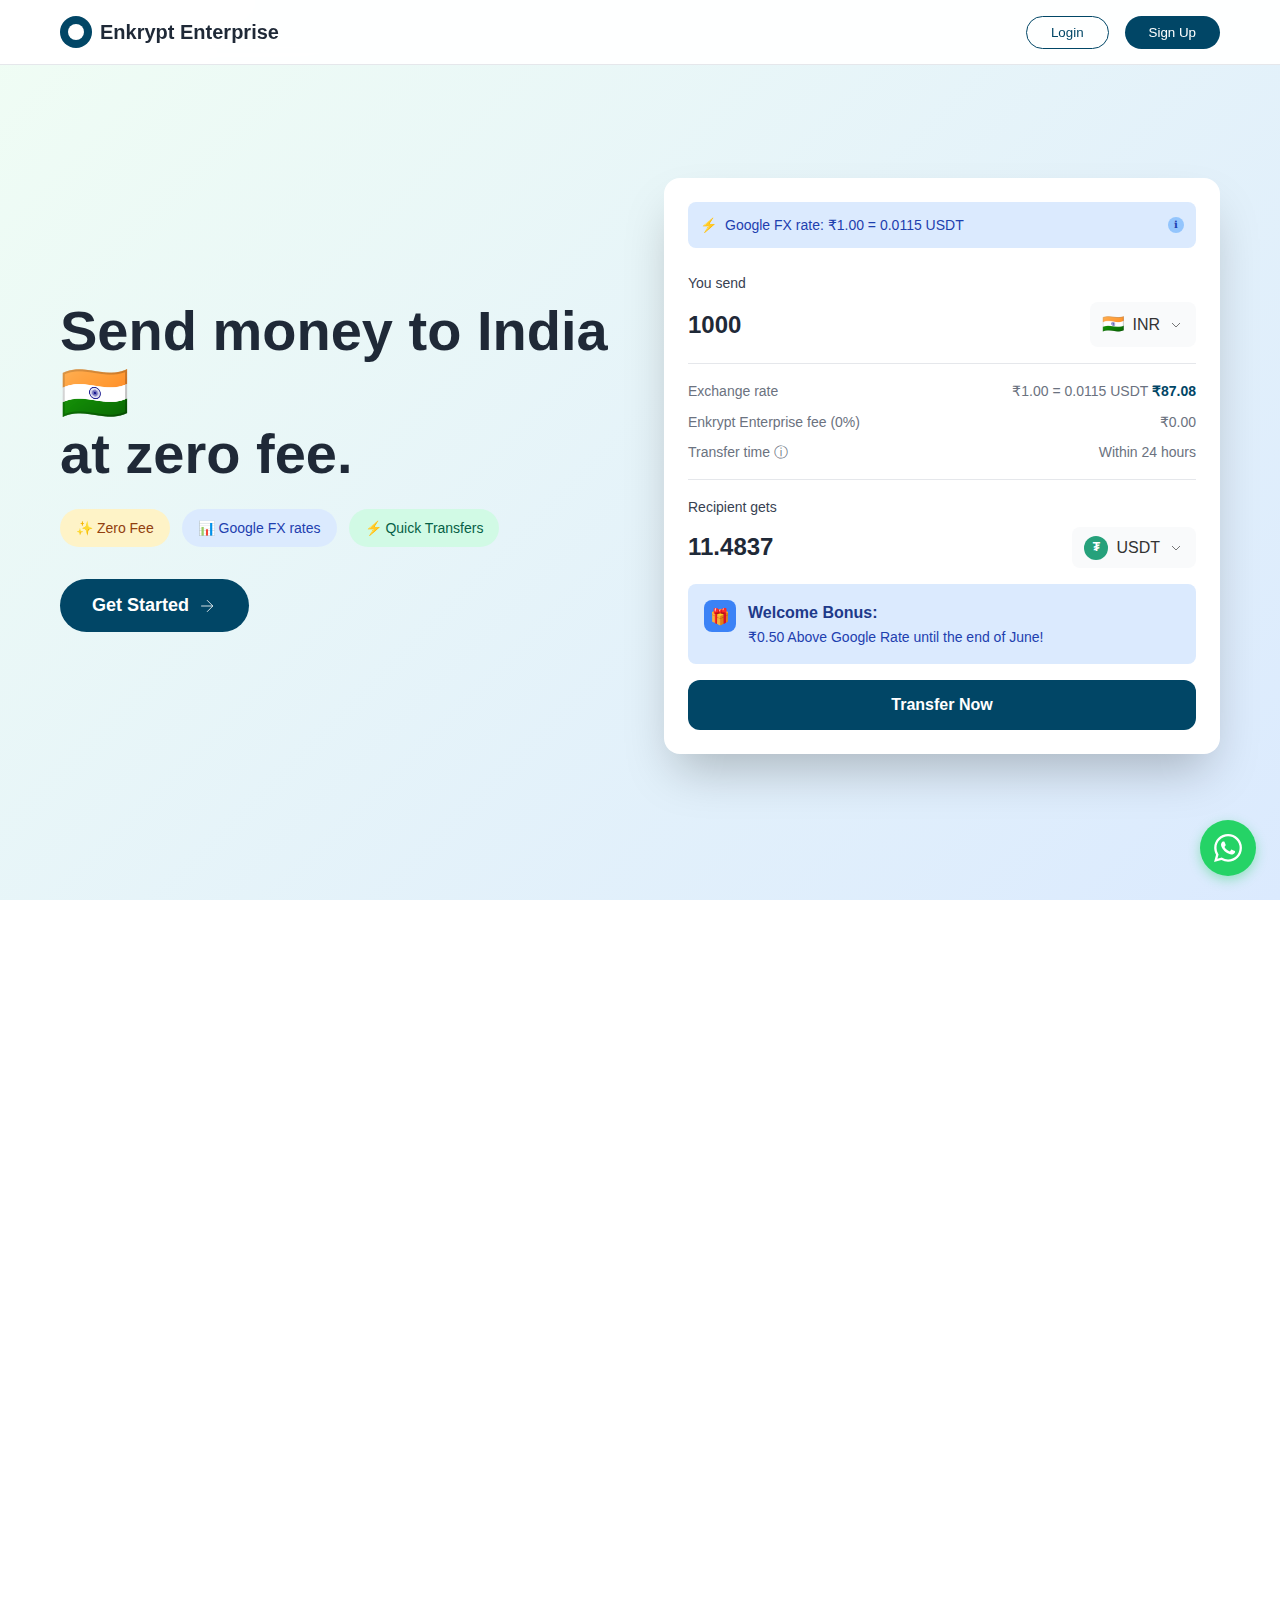
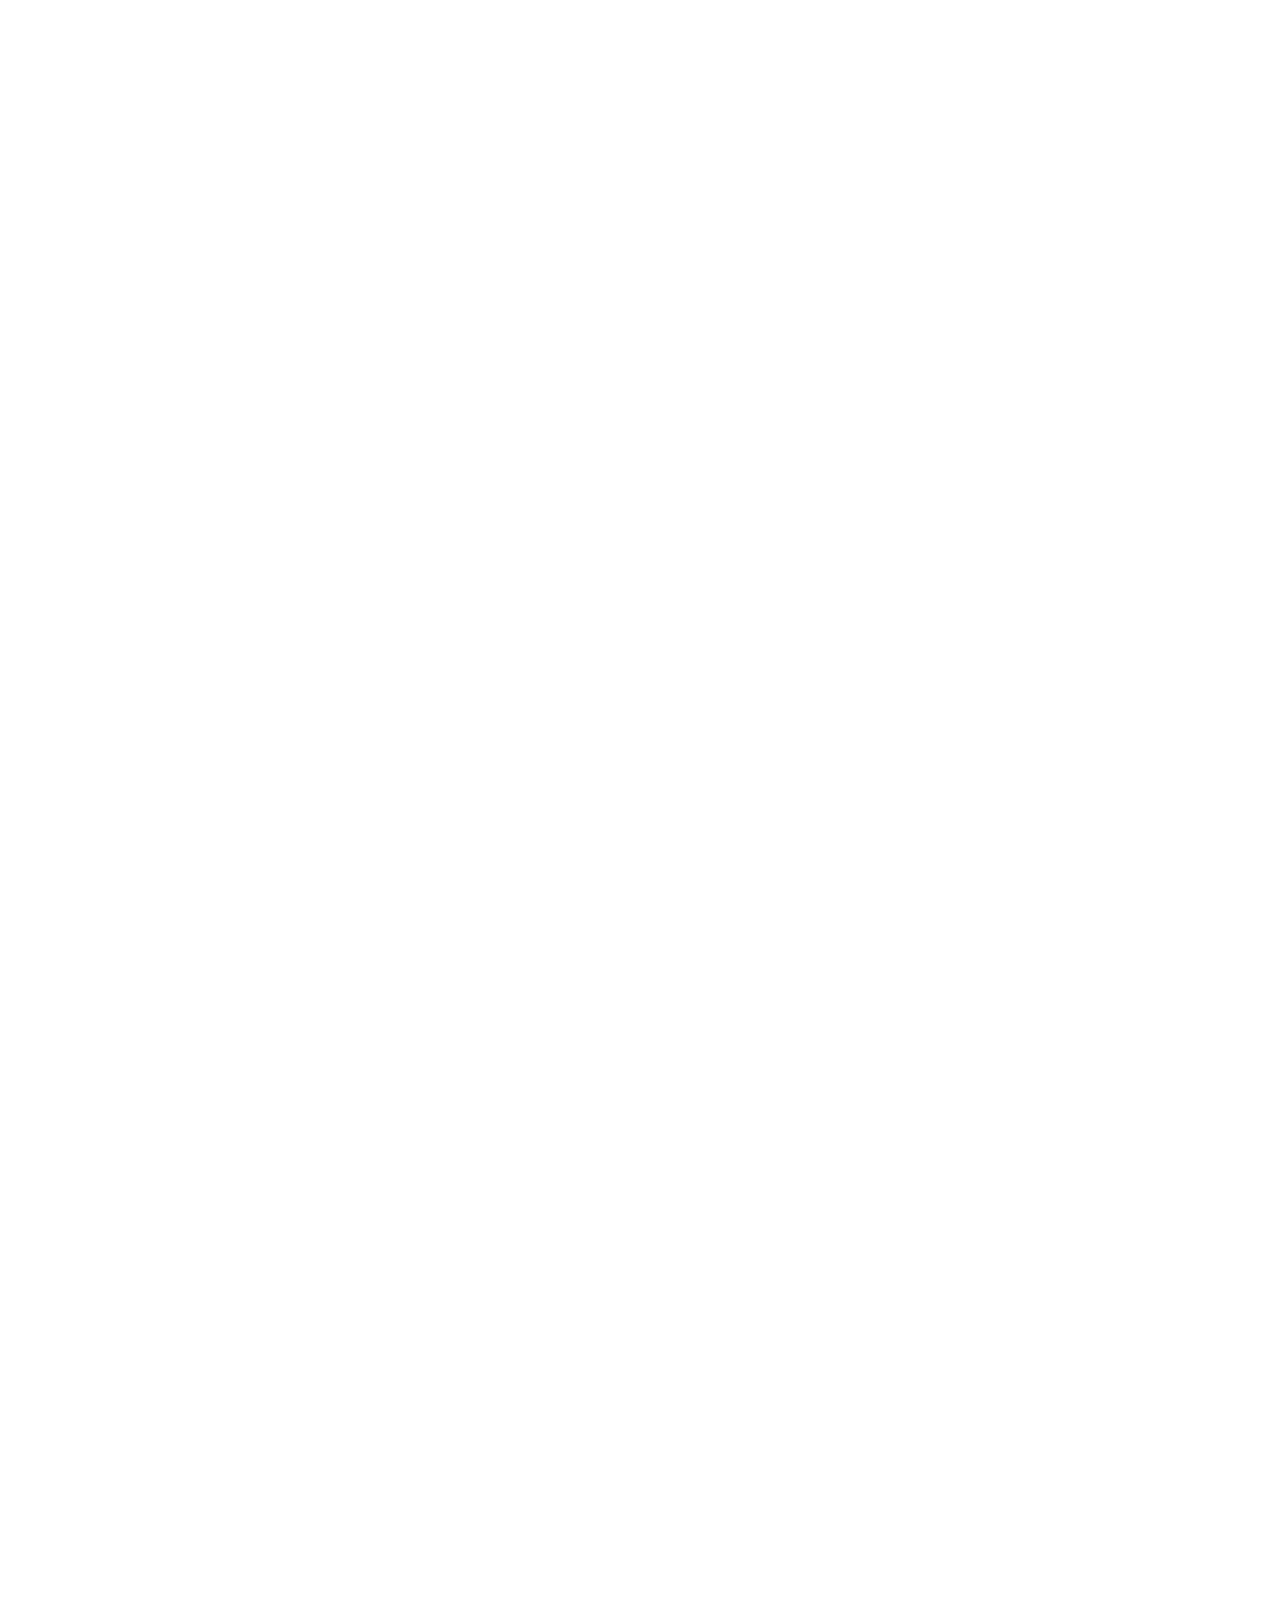
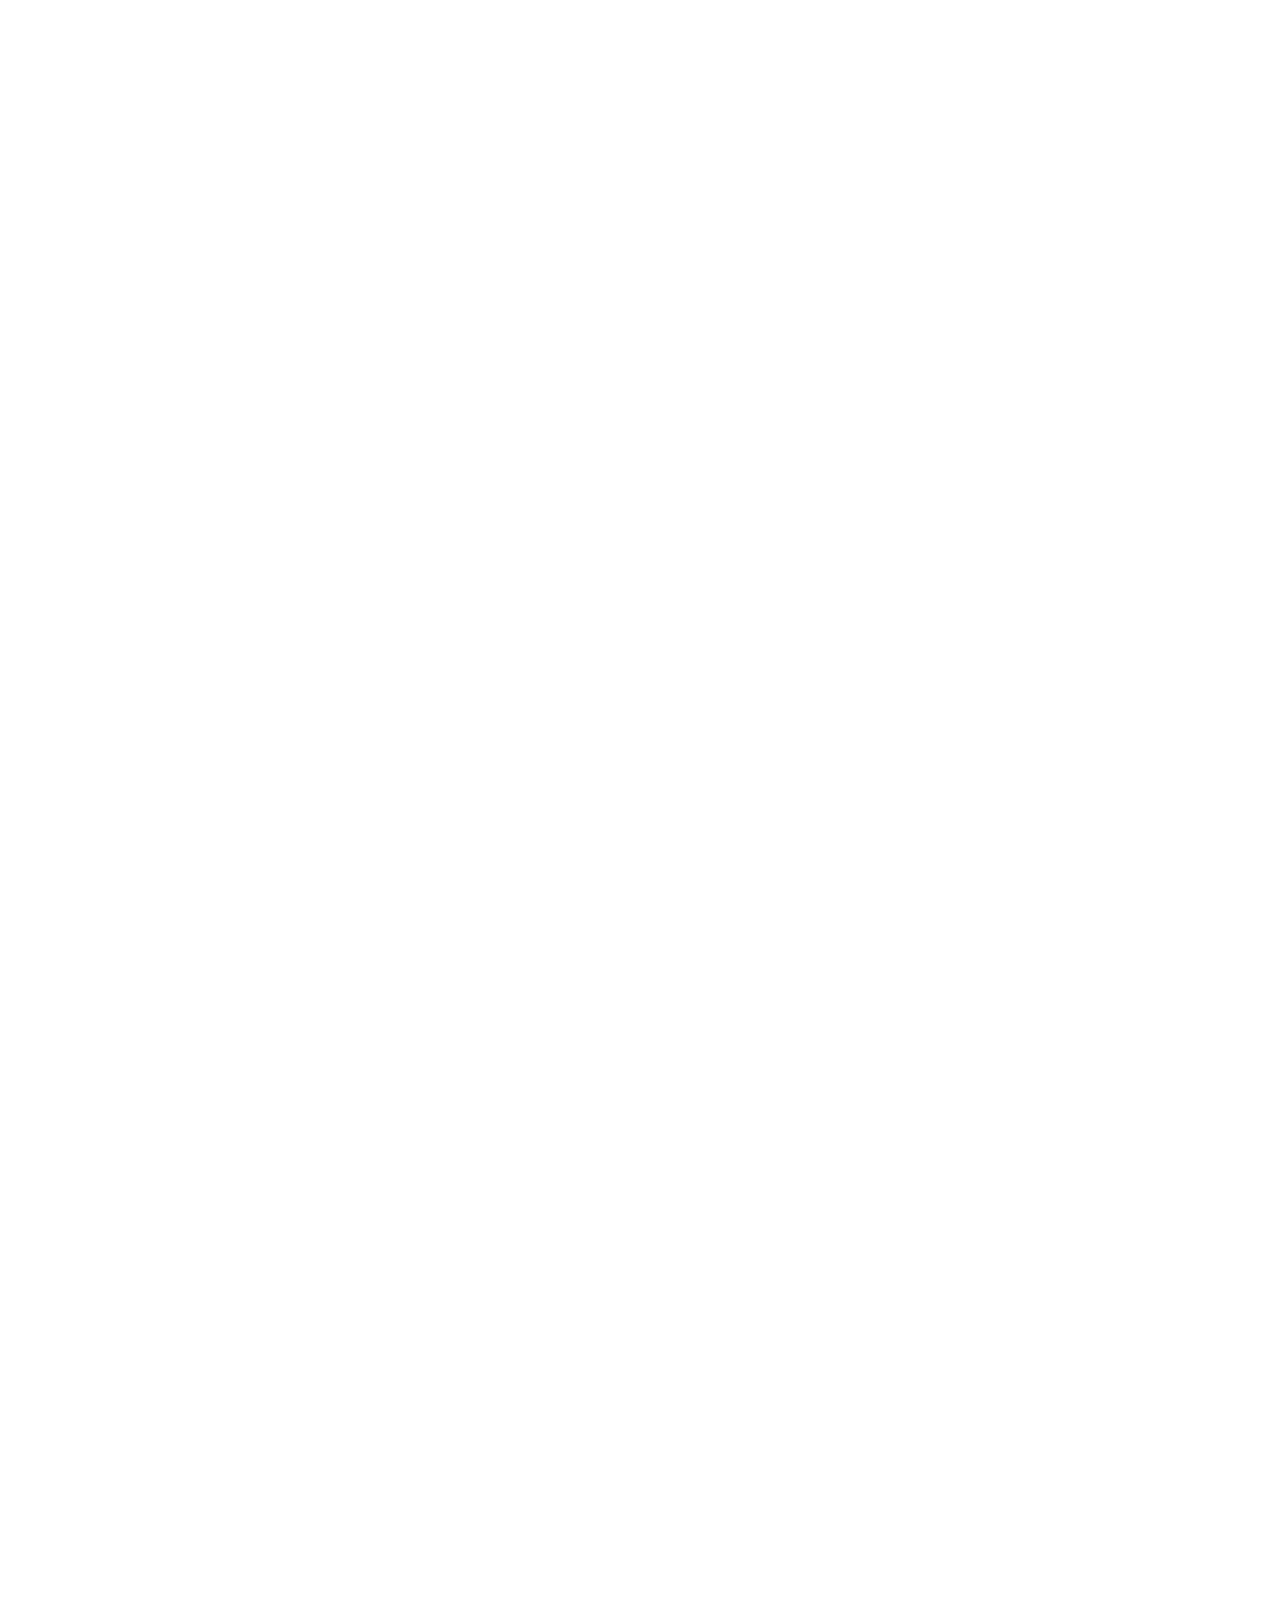
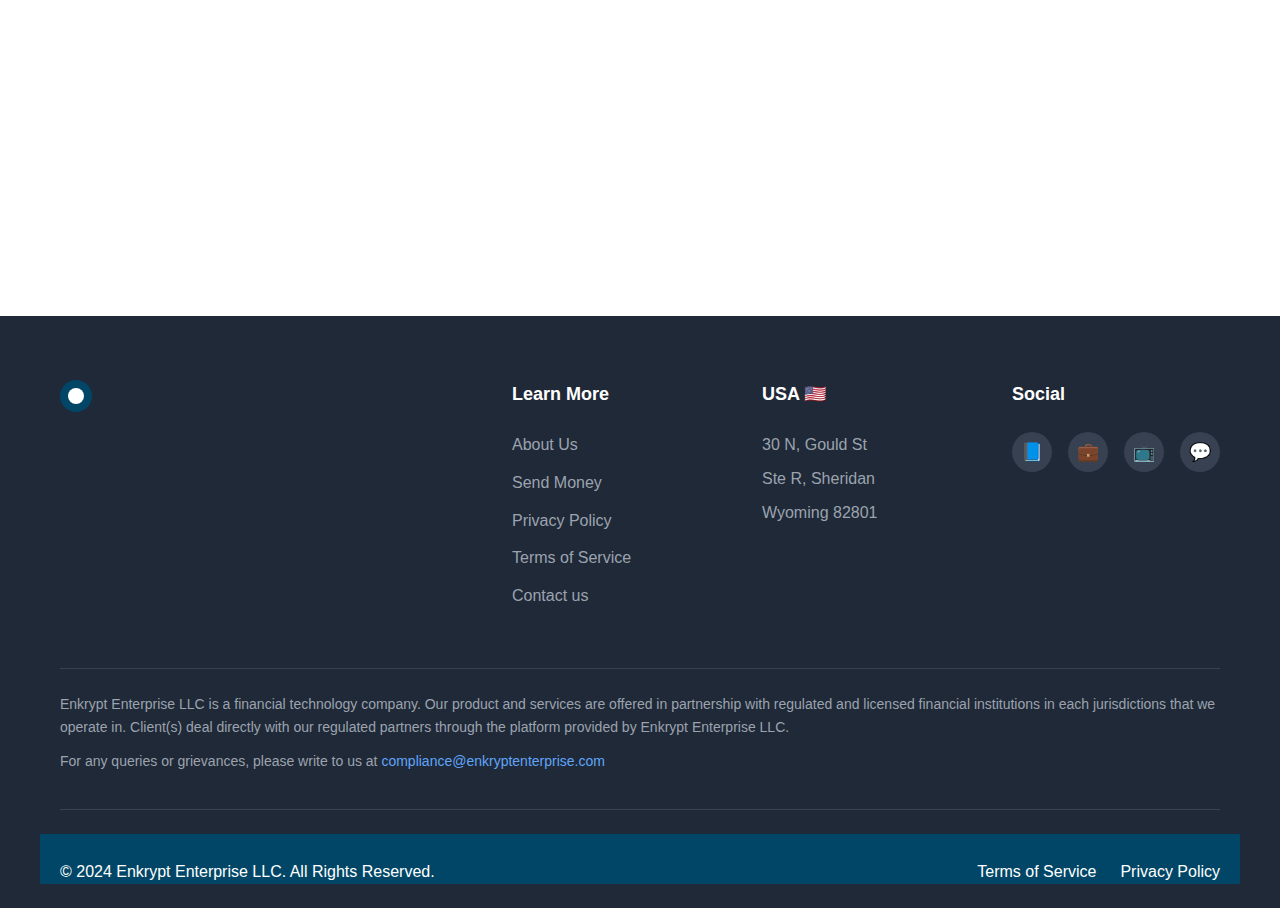
<file: project/index.html>
<!DOCTYPE html>
<html lang="en">
<head>
    <meta charset="UTF-8">
    <meta name="viewport" content="width=device-width, initial-scale=1.0">
    <title>Enkrypt Enterprise - Send Money to India at Zero Fee</title>
    <link rel="stylesheet" href="styles.css">
</head>
<body>
    <!-- Header -->
    <header class="header">
        <div class="container">
            <div class="nav">
                <div class="logo">
                    <div class="logo-icon"></div>
                    <span class="logo-text">Enkrypt Enterprise</span>
                </div>
                <div class="nav-buttons">
                    <button class="btn-outline" onclick="window.location.href='login.html'">Login</button>
                    <button class="btn-primary" onclick="window.location.href='signup.html'">Sign Up</button>
                </div>
            </div>
        </div>
    </header>

    <!-- Hero Section -->
    <section id="hero" class="hero">
        <div class="container">
            <div class="hero-content">
                <div class="hero-left">
                    <h1 class="hero-title">
                        Send money to India 🇮🇳<br>
                        at zero fee.
                    </h1>
                    
                    <div class="feature-badges">
                        <span class="badge badge-yellow">✨ Zero Fee</span>
                        <span class="badge badge-blue">📊 Google FX rates</span>
                        <span class="badge badge-green">⚡ Quick Transfers</span>
                    </div>

                    <button class="btn-cta" onclick="scrollToSection('get-started')">
                        Get Started
                        <svg class="arrow-icon" viewBox="0 0 24 24" fill="none" stroke="currentColor">
                            <path d="M5 12h14M12 5l7 7-7 7"/>
                        </svg>
                    </button>
                </div>

                <!-- Transfer Calculator -->
                <div class="calculator">
                    <div class="fx-rate">
                        <span>⚡</span>
                        <span>Google FX rate: ₹1.00 = <span id="usdtRate">0.0115</span> USDT</span>
                        <div class="info-icon">ℹ</div>
                    </div>

                    <div class="calculator-content">
                        <div class="input-section">
                            <label>You send</label>
                            <div class="amount-input">
                                <input type="number" id="sendAmount" value="1000" oninput="calculateExchange()">
                                <div class="currency-selector">
                                    <span class="flag">🇮🇳</span>
                                    <span>INR</span>
                                    <svg class="chevron" viewBox="0 0 24 24" fill="none" stroke="currentColor">
                                        <path d="M6 9l6 6 6-6"/>
                                    </svg>
                                </div>
                            </div>
                        </div>

                        <div class="exchange-details">
                            <div class="detail-row">
                                <span>Exchange rate</span>
                                <span>₹1.00 = <span id="displayRate">0.0115</span> USDT <span class="rate-highlight">₹87.08</span></span>
                            </div>
                            <div class="detail-row">
                                <span>Enkrypt Enterprise fee (0%)</span>
                                <span>₹0.00</span>
                            </div>
                            <div class="detail-row">
                                <span>Transfer time ⓘ</span>
                                <span>Within 24 hours</span>
                            </div>
                        </div>

                        <div class="input-section">
                            <label>Recipient gets</label>
                            <div class="amount-display">
                                <span class="receive-amount" id="receiveAmount">11.50</span>
                                <div class="currency-selector">
                                    <div class="usdt-icon">₮</div>
                                    <span>USDT</span>
                                    <svg class="chevron" viewBox="0 0 24 24" fill="none" stroke="currentColor">
                                        <path d="M6 9l6 6 6-6"/>
                                    </svg>
                                </div>
                            </div>
                        </div>

                        <div class="welcome-bonus">
                            <div class="bonus-icon">🎁</div>
                            <div class="bonus-content">
                                <div class="bonus-title">Welcome Bonus:</div>
                                <div class="bonus-text">₹0.50 Above Google Rate until the end of June!</div>
                            </div>
                        </div>

                        <button class="btn-transfer" onclick="window.location.href='signup.html'">Transfer Now</button>
                    </div>
                </div>
            </div>
        </div>
    </section>

    <!-- Partners Section -->
    <section class="partners">
        <div class="container">
            <div class="partners-grid">
                <div class="partner">polygon</div>
                <div class="partner">Deeprue.tech</div>
                <div class="partner">persona</div>
                <div class="partner">HYPERVERGE</div>
                <div class="partner">SOLANA</div>
                <div class="partner">tether</div>
            </div>
        </div>
    </section>

    <!-- Why Choose Section -->
    <section id="why-choose" class="why-choose">
        <div class="container">
            <div class="section-header">
                <div class="section-badge">✨ Our Promise</div>
                <h2 class="section-title">Why Choose Enkrypt Enterprise?</h2>
            </div>

            <div class="features-grid">
                <div class="feature-card">
                    <div class="feature-icon">
                        <svg viewBox="0 0 100 100" fill="none">
                            <circle cx="50" cy="50" r="40" fill="#014666"/>
                            <path d="M30 50 L45 65 L70 35" stroke="white" stroke-width="4" fill="none"/>
                        </svg>
                    </div>
                    <h3>Zero Fee</h3>
                    <p>Send money globally at Zero fee</p>
                </div>

                <div class="feature-card">
                    <div class="feature-icon">
                        <svg viewBox="0 0 100 100" fill="none">
                            <rect x="20" y="30" width="60" height="40" rx="5" fill="#014666"/>
                            <circle cx="50" cy="50" r="8" fill="white"/>
                        </svg>
                    </div>
                    <h3>Best Rates</h3>
                    <p>Get the ex-rates you see on Google</p>
                </div>

                <div class="feature-card">
                    <div class="feature-icon">
                        <svg viewBox="0 0 100 100" fill="none">
                            <rect x="30" y="20" width="40" height="60" rx="5" fill="#014666"/>
                            <circle cx="50" cy="40" r="6" fill="white"/>
                            <rect x="40" y="55" width="20" height="3" fill="white"/>
                            <rect x="35" y="65" width="30" height="3" fill="white"/>
                        </svg>
                    </div>
                    <h3>Quick Transfer</h3>
                    <p>Get money within 24 hours after your fund is received</p>
                </div>
            </div>
        </div>
    </section>

    <!-- How It Works Section -->
    <section id="get-started" class="how-it-works">
        <div class="container">
            <div class="section-header">
                <div class="section-badge">✨ How it works</div>
                <h2 class="section-title">Get Started Quickly ⚡</h2>
            </div>

            <div class="steps-grid">
                <div class="step-card">
                    <div class="step-number">01</div>
                    <h3>Sign Up</h3>
                    <p>Create a free account with email & phone number</p>
                    <div class="step-preview">
                        <div class="form-preview">
                            <div class="form-header">Create Account</div>
                            <div class="form-field">
                                <label>Your Name</label>
                                <input type="text" placeholder="Ex: John Doe" readonly>
                            </div>
                            <div class="form-field">
                                <label>Your Email</label>
                                <input type="email" placeholder="Ex: john@gmail.com" readonly>
                            </div>
                            <button class="form-btn">Create account</button>
                            <div class="form-footer">Already have an account? Login</div>
                        </div>
                    </div>
                </div>

                <div class="step-card">
                    <div class="step-number">02</div>
                    <h3>Verify KYC</h3>
                    <p>Verify your identity within just a few seconds</p>
                    <div class="step-preview">
                        <div class="kyc-preview">
                            <div class="kyc-header">
                                <div class="avatar">JD</div>
                                <span>John Doe 👋</span>
                                <div class="time">⏰ 📱</div>
                            </div>
                            <div class="kyc-step active">
                                <div class="kyc-icon">🆔</div>
                                <span>Verify yourself</span>
                                <button class="kyc-btn">Start now</button>
                            </div>
                            <div class="kyc-step progress">
                                <div class="kyc-icon">📋</div>
                                <span>KYC in progress</span>
                                <span class="status">Almost done! ⏳</span>
                            </div>
                            <div class="kyc-step completed">
                                <div class="kyc-icon">✅</div>
                                <span>Your KYC is done! 🎉</span>
                                <span class="status">Send money abroad easily!</span>
                            </div>
                        </div>
                    </div>
                </div>

                <div class="step-card">
                    <div class="step-number">03</div>
                    <h3>Send Money</h3>
                    <p>Add recipient details and send money</p>
                    <div class="step-preview">
                        <div class="send-preview">
                            <div class="send-header">
                                <span>⚡ Google FX rate: ₹1.00 = 0.0115 USDT</span>
                            </div>
                            <div class="send-section">
                                <label>You send</label>
                                <div class="send-amount">
                                    <span>1,000.00</span>
                                    <div class="currency">🇮🇳 INR</div>
                                </div>
                            </div>
                            <div class="send-section">
                                <label>Recipient gets</label>
                                <div class="receive-options">
                                    <div class="option">₮ USDT</div>
                                    <div class="option">🇪🇺 EUR</div>
                                </div>
                            </div>
                            <div class="send-section">
                                <label>Our rates</label>
                                <div class="rates">
                                    <div class="rate-item">
                                        <span>💸 Transfer fee:</span>
                                        <span>0.00 INR</span>
                                    </div>
                                    <div class="rate-item">
                                        <span>⏱️ Transfer time:</span>
                                        <span>Within 24 hours</span>
                                    </div>
                                </div>
                            </div>
                            <button class="send-btn">Send now</button>
                        </div>
                    </div>
                </div>
            </div>
        </div>
    </section>

    <!-- Countries Section -->
    <section id="countries" class="countries">
        <div class="container">
            <div class="section-header">
                <div class="section-badge">✨ Coming Soon</div>
                <h2 class="section-title">Transfer to 40+ countries 🚀</h2>
            </div>

            <div class="world-map">
                <div class="map-container">
                    <!-- North America -->
                    <div class="country-flag" style="top: 25%; left: 20%;" data-country="USA">🇺🇸</div>
                    <div class="country-flag" style="top: 35%; left: 15%;" data-country="Canada">🇨🇦</div>
                    <div class="country-flag" style="top: 45%; left: 18%;" data-country="Mexico">🇲🇽</div>
                    
                    <!-- South America -->
                    <div class="country-flag" style="top: 65%; left: 25%;" data-country="Brazil">🇧🇷</div>
                    <div class="country-flag" style="top: 70%; left: 22%;" data-country="Argentina">🇦🇷</div>
                    <div class="country-flag" style="top: 75%; left: 20%;" data-country="Chile">🇨🇱</div>
                    
                    <!-- Europe -->
                    <div class="country-flag" style="top: 20%; left: 50%;" data-country="UK">🇬🇧</div>
                    <div class="country-flag" style="top: 25%; left: 52%;" data-country="Germany">🇩🇪</div>
                    <div class="country-flag" style="top: 30%; left: 55%;" data-country="France">🇫🇷</div>
                    <div class="country-flag" style="top: 35%; left: 48%;" data-country="Spain">🇪🇸</div>
                    <div class="country-flag" style="top: 28%; left: 58%;" data-country="Poland">🇵🇱</div>
                    
                    <!-- Africa -->
                    <div class="country-flag" style="top: 45%; left: 52%;" data-country="Nigeria">🇳🇬</div>
                    <div class="country-flag" style="top: 50%; left: 55%;" data-country="Kenya">🇰🇪</div>
                    <div class="country-flag" style="top: 65%; left: 50%;" data-country="South Africa">🇿🇦</div>
                    <div class="country-flag" style="top: 40%; left: 48%;" data-country="Ghana">🇬🇭</div>
                    
                    <!-- Asia -->
                    <div class="country-flag" style="top: 30%; left: 75%;" data-country="India">🇮🇳</div>
                    <div class="country-flag" style="top: 25%; left: 80%;" data-country="China">🇨🇳</div>
                    <div class="country-flag" style="top: 20%; left: 85%;" data-country="Japan">🇯🇵</div>
                    <div class="country-flag" style="top: 35%; left: 82%;" data-country="South Korea">🇰🇷</div>
                    <div class="country-flag" style="top: 50%; left: 85%;" data-country="Philippines">🇵🇭</div>
                    <div class="country-flag" style="top: 45%; left: 78%;" data-country="Thailand">🇹🇭</div>
                    <div class="country-flag" style="top: 55%; left: 80%;" data-country="Indonesia">🇮🇩</div>
                    <div class="country-flag" style="top: 40%; left: 72%;" data-country="UAE">🇦🇪</div>
                    
                    <!-- Oceania -->
                    <div class="country-flag" style="top: 70%; left: 85%;" data-country="Australia">🇦🇺</div>
                    <div class="country-flag" style="top: 65%; left: 88%;" data-country="New Zealand">🇳🇿</div>
                </div>
            </div>
        </div>
    </section>

    <!-- Security Section -->
    <section id="security" class="security">
        <div class="container">
            <div class="section-header">
                <div class="section-badge">✨ Secure by design</div>
                <h2 class="section-title">100% Secure & Compliant</h2>
            </div>

            <div class="security-grid">
                <div class="security-card">
                    <div class="security-icon">
                        <svg viewBox="0 0 100 100" fill="none">
                            <rect x="25" y="40" width="50" height="35" rx="5" fill="#014666"/>
                            <path d="M35 40 V30 C35 20 42 15 50 15 C58 15 65 20 65 30 V40" stroke="#014666" stroke-width="3" fill="none"/>
                            <circle cx="50" cy="57" r="3" fill="white"/>
                        </svg>
                    </div>
                    <h3>SSL Encryption</h3>
                    <p>Institutional grade encryption with end-to-end data protection.</p>
                </div>

                <div class="security-card">
                    <div class="security-icon">
                        <svg viewBox="0 0 100 100" fill="none">
                            <path d="M50 15 L65 25 L65 55 C65 65 50 75 50 75 C50 75 35 65 35 55 L35 25 Z" fill="#014666"/>
                            <path d="M42 50 L48 56 L58 40" stroke="white" stroke-width="3" fill="none"/>
                        </svg>
                    </div>
                    <h3>Secure Transfers</h3>
                    <p>24×7 continuous risk monitoring with real-time fraud detection.</p>
                </div>

                <div class="security-card">
                    <div class="security-icon">
                        <svg viewBox="0 0 100 100" fill="none">
                            <rect x="20" y="30" width="60" height="50" rx="5" fill="#014666"/>
                            <rect x="30" y="20" width="40" height="15" rx="7" fill="#014666"/>
                            <rect x="25" y="40" width="50" height="3" fill="white"/>
                            <rect x="25" y="50" width="50" height="3" fill="white"/>
                            <rect x="25" y="60" width="50" height="3" fill="white"/>
                        </svg>
                    </div>
                    <h3>Fully Compliant</h3>
                    <p>Funds are handled by regulated financial institutions.</p>
                </div>
            </div>
        </div>
    </section>

    <!-- FAQ Section -->
    <section id="faq" class="faq">
        <div class="container">
            <div class="section-header">
                <div class="section-badge">✨ Frequently Asked Questions</div>
                <h2 class="section-title">Got questions? We got answers! 🙋</h2>
            </div>

            <div class="faq-tabs">
                <button class="faq-tab active" data-tab="us">US 🇺🇸</button>
                <button class="faq-tab" data-tab="eu">EU 🇪🇺</button>
            </div>

            <div class="faq-content">
                <div class="faq-item">
                    <div class="faq-question" onclick="toggleFAQ(this)">
                        <span>How to send money?</span>
                        <span class="faq-toggle">+</span>
                    </div>
                    <div class="faq-answer">
                        <p>To send money through Enkrypt Enterprise, simply sign up for an account, complete your KYC verification, add recipient details, and initiate the transfer. The process is quick and secure.</p>
                    </div>
                </div>

                <div class="faq-item">
                    <div class="faq-question" onclick="toggleFAQ(this)">
                        <span>What are the payment methods?</span>
                        <span class="faq-toggle">+</span>
                    </div>
                    <div class="faq-answer">
                        <p>We accept various payment methods including bank transfers, debit cards, and digital wallets. All transactions are processed securely through our regulated partners.</p>
                    </div>
                </div>

                <div class="faq-item">
                    <div class="faq-question" onclick="toggleFAQ(this)">
                        <span>What is the transfer time?</span>
                        <span class="faq-toggle">+</span>
                    </div>
                    <div class="faq-answer">
                        <p>Most transfers are completed within 24 hours. The exact time depends on the destination country and payment method used.</p>
                    </div>
                </div>

                <div class="faq-item">
                    <div class="faq-question" onclick="toggleFAQ(this)">
                        <span>What is the transfer fee?</span>
                        <span class="faq-toggle">+</span>
                    </div>
                    <div class="faq-answer">
                        <p>Enkrypt Enterprise offers zero transfer fees for most transactions. We make money through competitive exchange rates while still offering better rates than traditional banks.</p>
                    </div>
                </div>

                <div class="faq-item">
                    <div class="faq-question" onclick="toggleFAQ(this)">
                        <span>What is the transfer limit?</span>
                        <span class="faq-toggle">+</span>
                    </div>
                    <div class="faq-answer">
                        <p>Transfer limits vary based on your verification level and destination country. After completing full KYC, you can transfer up to $50,000 per transaction.</p>
                    </div>
                </div>

                <div class="faq-item">
                    <div class="faq-question" onclick="toggleFAQ(this)">
                        <span>Which documents are required for KYC?</span>
                        <span class="faq-toggle">+</span>
                    </div>
                    <div class="faq-answer">
                        <p>For KYC verification, you'll need a government-issued photo ID (passport, driver's license, or national ID) and proof of address (utility bill or bank statement not older than 3 months).</p>
                    </div>
                </div>
            </div>
        </div>
    </section>

    <!-- Footer -->
    <footer class="footer">
        <div class="container">
            <div class="footer-content">
                <div class="footer-section">
                    <div class="logo">
                        <div class="logo-icon"></div>
                        <span class="logo-text">Enkrypt Enterprise</span>
                    </div>
                </div>

                <div class="footer-section">
                    <h4>Learn More</h4>
                    <ul>
                        <li><a href="#about">About Us</a></li>
                        <li><a href="#send-money">Send Money</a></li>
                        <li><a href="#privacy">Privacy Policy</a></li>
                        <li><a href="#terms">Terms of Service</a></li>
                        <li><a href="#contact">Contact us</a></li>
                    </ul>
                </div>

                <div class="footer-section">
                    <h4>USA 🇺🇸</h4>
                    <div class="address">
                        <p>30 N, Gould St</p>
                        <p>Ste R, Sheridan</p>
                        <p>Wyoming 82801</p>
                    </div>
                </div>

                <div class="footer-section">
                    <h4>Social</h4>
                    <div class="social-links">
                        <a href="#" class="social-link facebook">📘</a>
                        <a href="#" class="social-link linkedin">💼</a>
                        <a href="#" class="social-link youtube">📺</a>
                        <a href="#" class="social-link whatsapp">💬</a>
                    </div>
                </div>
            </div>

            <div class="footer-disclaimer">
                <p>Enkrypt Enterprise LLC is a financial technology company. Our product and services are offered in partnership with regulated and licensed financial institutions in each jurisdictions that we operate in. Client(s) deal directly with our regulated partners through the platform provided by Enkrypt Enterprise LLC.</p>
                <p>For any queries or grievances, please write to us at <a href="mailto:compliance@enkryptenterprise.com">compliance@enkryptenterprise.com</a></p>
            </div>

            <div class="footer-bottom">
                <p>© 2024 Enkrypt Enterprise LLC. All Rights Reserved.</p>
                <div class="footer-links">
                    <a href="#terms">Terms of Service</a>
                    <a href="#privacy">Privacy Policy</a>
                </div>
            </div>
        </div>
    </footer>

    <!-- WhatsApp Float Button -->
    <div class="whatsapp-float" onclick="window.open('https://wa.me/1234567890', '_blank')">
        <svg viewBox="0 0 24 24" fill="currentColor">
            <path d="M17.472 14.382c-.297-.149-1.758-.867-2.03-.967-.273-.099-.471-.148-.67.15-.197.297-.767.966-.94 1.164-.173.199-.347.223-.644.075-.297-.15-1.255-.463-2.39-1.475-.883-.788-1.48-1.761-1.653-2.059-.173-.297-.018-.458.13-.606.134-.133.298-.347.446-.52.149-.174.198-.298.298-.497.099-.198.05-.371-.025-.52-.075-.149-.669-1.612-.916-2.207-.242-.579-.487-.5-.669-.51-.173-.008-.371-.01-.57-.01-.198 0-.52.074-.792.372-.272.297-1.04 1.016-1.04 2.479 0 1.462 1.065 2.875 1.213 3.074.149.198 2.096 3.2 5.077 4.487.709.306 1.262.489 1.694.625.712.227 1.36.195 1.871.118.571-.085 1.758-.719 2.006-1.413.248-.694.248-1.289.173-1.413-.074-.124-.272-.198-.57-.347m-5.421 7.403h-.004a9.87 9.87 0 01-5.031-1.378l-.361-.214-3.741.982.998-3.648-.235-.374a9.86 9.86 0 01-1.51-5.26c.001-5.45 4.436-9.884 9.888-9.884 2.64 0 5.122 1.03 6.988 2.898a9.825 9.825 0 012.893 6.994c-.003 5.45-4.437 9.884-9.885 9.884m8.413-18.297A11.815 11.815 0 0012.05 0C5.495 0 .16 5.335.157 11.892c0 2.096.547 4.142 1.588 5.945L.057 24l6.305-1.654a11.882 11.882 0 005.683 1.448h.005c6.554 0 11.89-5.335 11.893-11.893A11.821 11.821 0 0020.465 3.516"/>
        </svg>
    </div>

    <script src="script.js"></script>
</body>
</html>
</file>
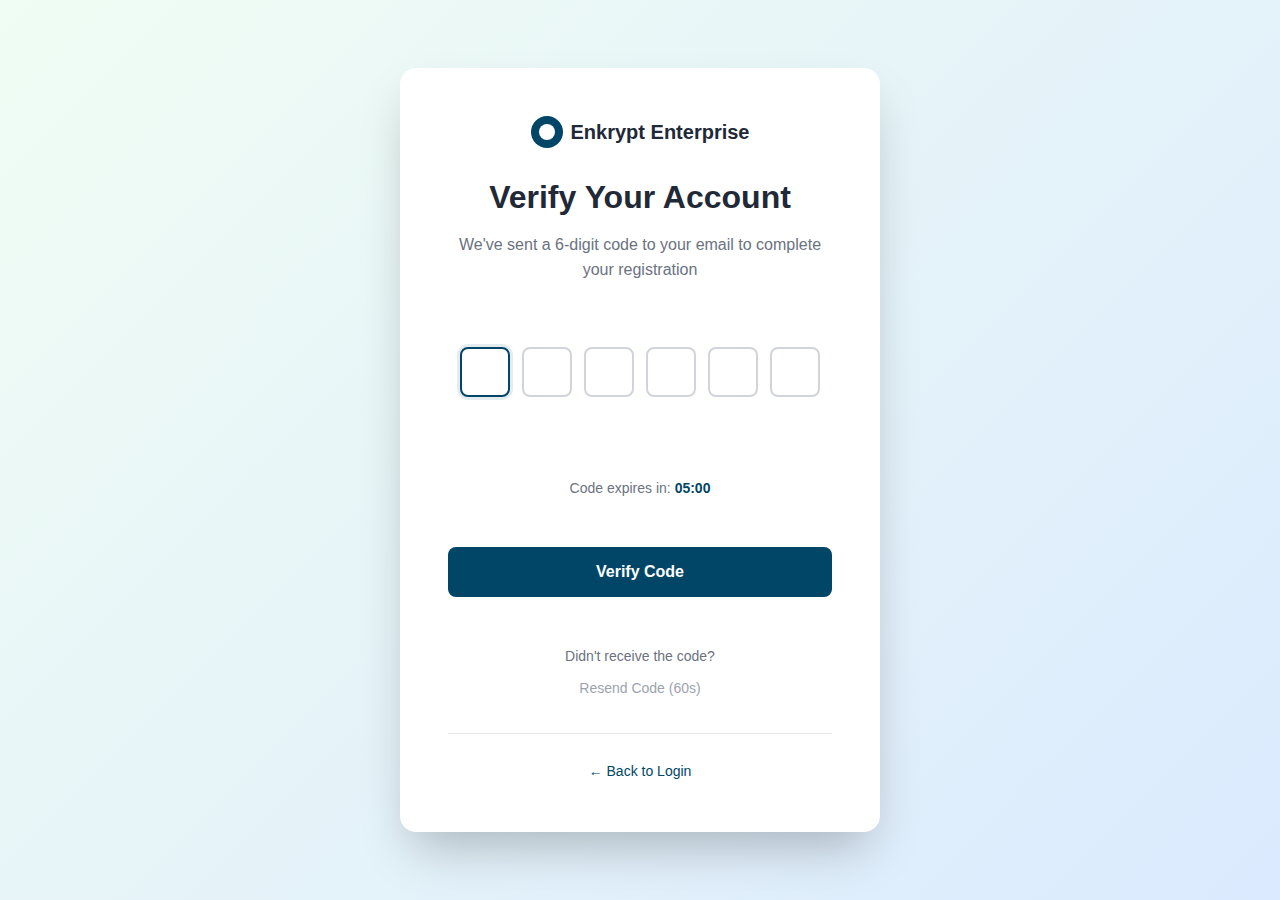
<file: otp.html>
<!DOCTYPE html>
<html lang="en">
<head>
    <meta charset="UTF-8">
    <meta name="viewport" content="width=device-width, initial-scale=1.0">
    <title>Verify OTP - Enkrypt Enterprise</title>
    <link rel="stylesheet" href="styles.css">
</head>
<body>
    <div class="auth-container">
        <div class="auth-card">
            <div class="auth-header">
                <div class="logo">
                    <div class="logo-icon"></div>
                    <span class="logo-text">Enkrypt Enterprise</span>
                </div>
                <h1>Verify Your Account</h1>
                <p id="otpMessage">We've sent a 6-digit code to your email</p>
            </div>

            <form class="auth-form" onsubmit="handleOTPVerification(event)">
                <div class="otp-container">
                    <div class="otp-inputs">
                        <input type="text" class="otp-input" maxlength="1" oninput="moveToNext(this, 0)" onkeydown="handleBackspace(this, 0)">
                        <input type="text" class="otp-input" maxlength="1" oninput="moveToNext(this, 1)" onkeydown="handleBackspace(this, 1)">
                        <input type="text" class="otp-input" maxlength="1" oninput="moveToNext(this, 2)" onkeydown="handleBackspace(this, 2)">
                        <input type="text" class="otp-input" maxlength="1" oninput="moveToNext(this, 3)" onkeydown="handleBackspace(this, 3)">
                        <input type="text" class="otp-input" maxlength="1" oninput="moveToNext(this, 4)" onkeydown="handleBackspace(this, 4)">
                        <input type="text" class="otp-input" maxlength="1" oninput="moveToNext(this, 5)" onkeydown="handleBackspace(this, 5)">
                    </div>
                </div>

                <div class="otp-timer">
                    <p>Code expires in: <span id="timer">05:00</span></p>
                </div>

                <button type="submit" class="auth-btn" id="verifyBtn">Verify Code</button>
                
                <div class="resend-section">
                    <p>Didn't receive the code?</p>
                    <button type="button" class="resend-btn" onclick="resendOTP()" id="resendBtn" disabled>
                        Resend Code (<span id="resendTimer">60</span>s)
                    </button>
                </div>
            </form>

            <div class="auth-footer">
                <a href="login.html" class="back-home">← Back to Login</a>
            </div>
        </div>
    </div>

    <script src="otp.js"></script>
</body>
</html>
</file>
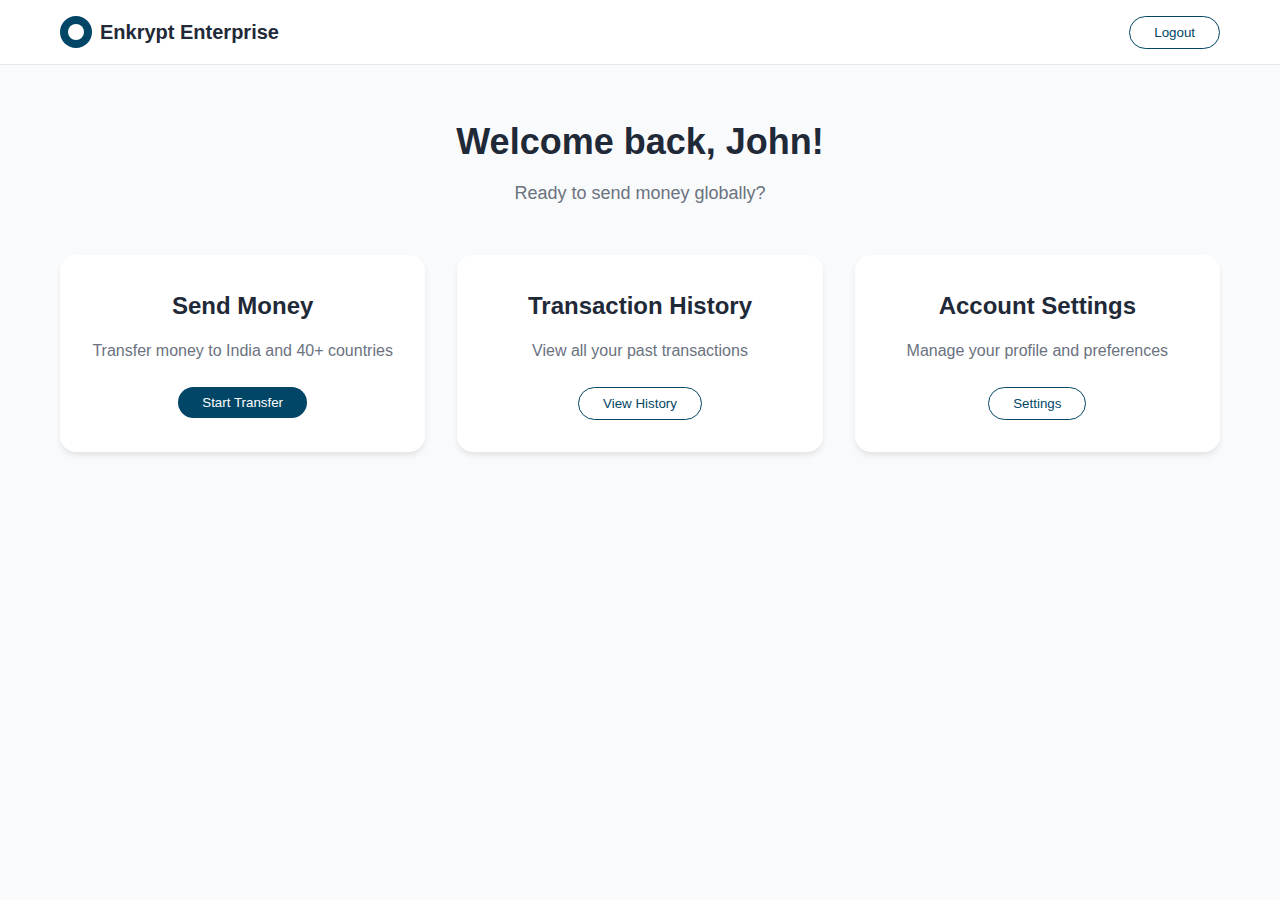
<file: project/dashboard.html>
<!DOCTYPE html>
<html lang="en">
<head>
    <meta charset="UTF-8">
    <meta name="viewport" content="width=device-width, initial-scale=1.0">
    <title>Dashboard - Enkrypt Enterprise</title>
    <link rel="stylesheet" href="styles.css">
</head>
<body>
    <div class="dashboard-container">
        <header class="dashboard-header">
            <div class="container">
                <div class="nav">
                    <div class="logo">
                        <div class="logo-icon"></div>
                        <span class="logo-text">Enkrypt Enterprise</span>
                    </div>
                    <div class="nav-buttons">
                        <button class="btn-outline" onclick="logout()">Logout</button>
                    </div>
                </div>
            </div>
        </header>

        <main class="dashboard-main">
            <div class="container">
                <div class="dashboard-welcome">
                    <h1>Welcome back, John!</h1>
                    <p>Ready to send money globally?</p>
                </div>

                <div class="dashboard-grid">
                    <div class="dashboard-card">
                        <h3>Send Money</h3>
                        <p>Transfer money to India and 40+ countries</p>
                        <button class="btn-primary" onclick="window.location.href='transfer.html'">Start Transfer</button>
                    </div>

                    <div class="dashboard-card">
                        <h3>Transaction History</h3>
                        <p>View all your past transactions</p>
                        <button class="btn-outline">View History</button>
                    </div>

                    <div class="dashboard-card">
                        <h3>Account Settings</h3>
                        <p>Manage your profile and preferences</p>
                        <button class="btn-outline">Settings</button>
                    </div>
                </div>
            </div>
        </main>
    </div>
</body>
</html>
</file>
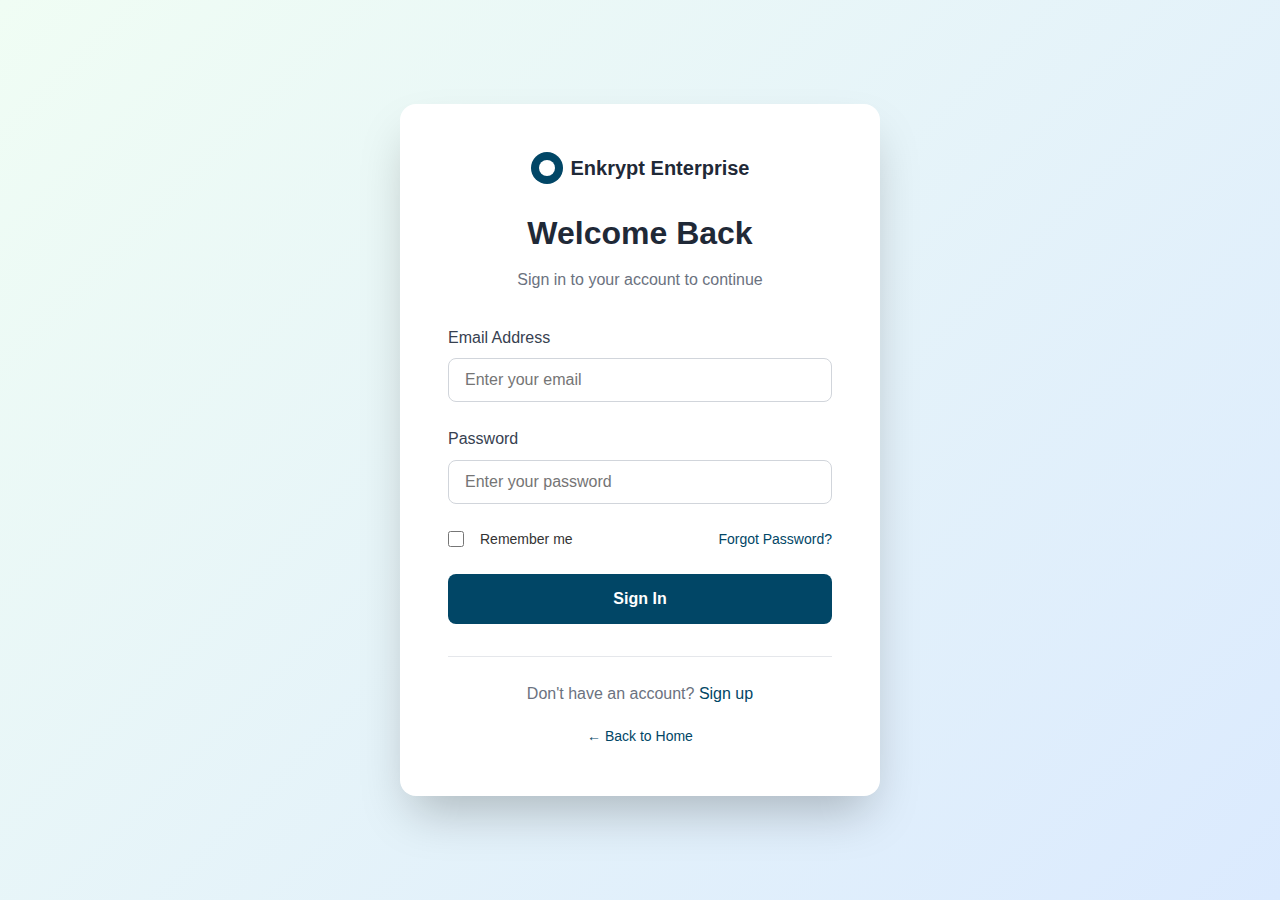
<file: project/login.html>
<!DOCTYPE html>
<html lang="en">
<head>
    <meta charset="UTF-8">
    <meta name="viewport" content="width=device-width, initial-scale=1.0">
    <title>Login - Enkrypt Enterprise</title>
    <link rel="stylesheet" href="styles.css">
</head>
<body>
    <div class="auth-container">
        <div class="auth-card">
            <div class="auth-header">
                <div class="logo">
                    <div class="logo-icon"></div>
                    <span class="logo-text">Enkrypt Enterprise</span>
                </div>
                <h1>Welcome Back</h1>
                <p>Sign in to your account to continue</p>
            </div>

            <form class="auth-form" onsubmit="handleLogin(event)">
                <div class="form-group">
                    <label for="email">Email Address</label>
                    <input type="email" id="email" name="email" required placeholder="Enter your email">
                </div>

                <div class="form-group">
                    <label for="password">Password</label>
                    <input type="password" id="password" name="password" required placeholder="Enter your password">
                </div>

                <div class="form-options">
                    <label class="checkbox-label">
                        <input type="checkbox" name="remember">
                        <span class="checkmark"></span>
                        Remember me
                    </label>
                    <a href="#" class="forgot-password">Forgot Password?</a>
                </div>

                <button type="submit" class="auth-btn">Sign In</button>
            </form>

            <div class="auth-footer">
                <p>Don't have an account? <a href="signup.html">Sign up</a></p>
                <a href="index.html" class="back-home">← Back to Home</a>
            </div>
        </div>
    </div>
</body>
</html>
</file>
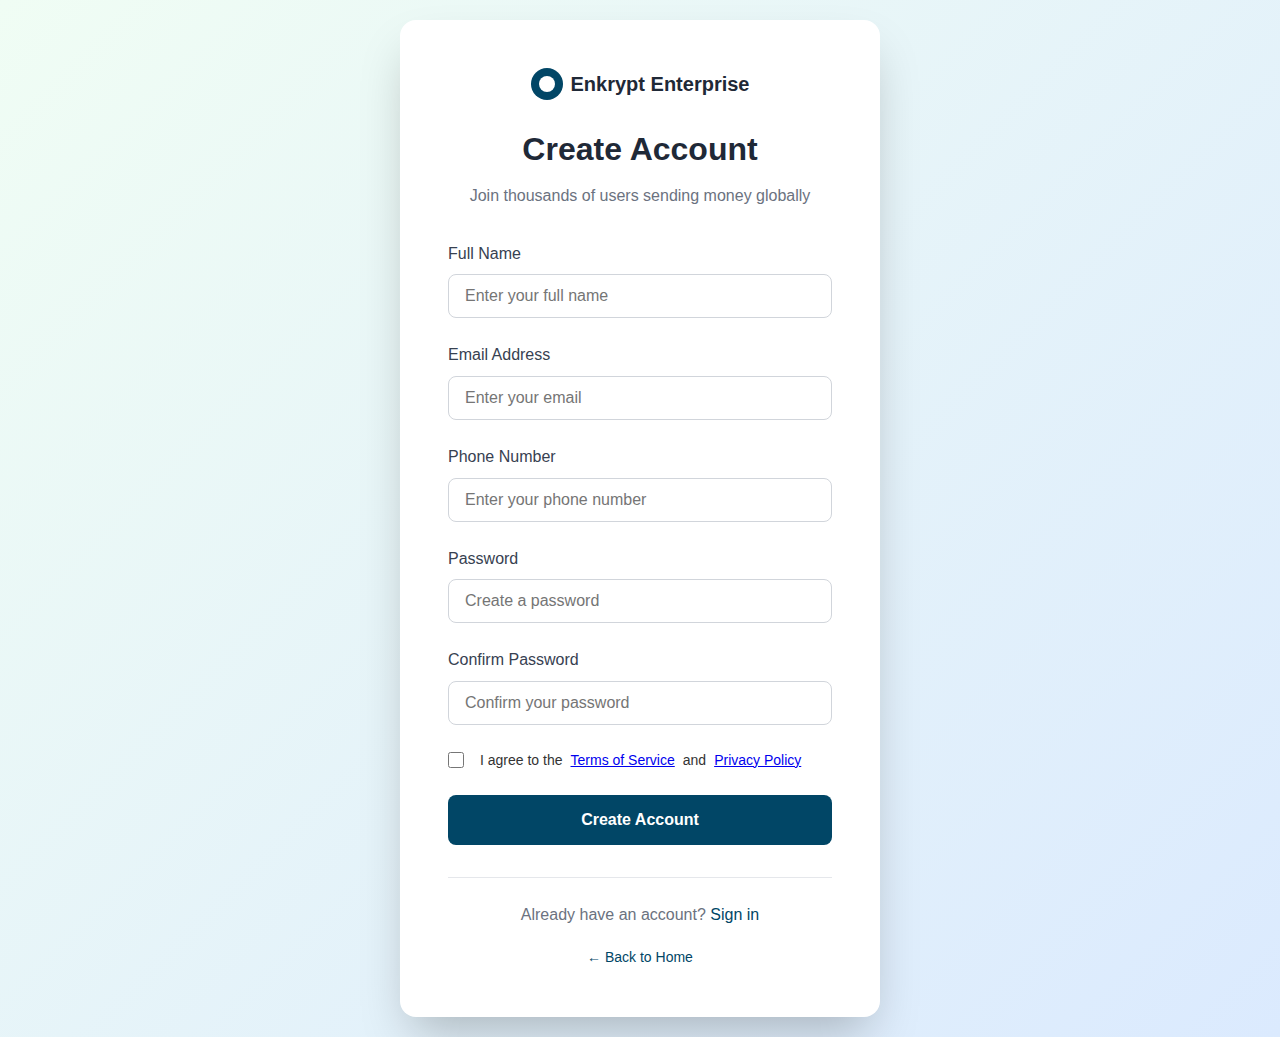
<file: project/signup.html>
<!DOCTYPE html>
<html lang="en">
<head>
    <meta charset="UTF-8">
    <meta name="viewport" content="width=device-width, initial-scale=1.0">
    <title>Sign Up - Enkrypt Enterprise</title>
    <link rel="stylesheet" href="styles.css">
</head>
<body>
    <div class="auth-container">
        <div class="auth-card">
            <div class="auth-header">
                <div class="logo">
                    <div class="logo-icon"></div>
                    <span class="logo-text">Enkrypt Enterprise</span>
                </div>
                <h1>Create Account</h1>
                <p>Join thousands of users sending money globally</p>
            </div>

            <form class="auth-form" onsubmit="handleSignup(event)">
                <div class="form-group">
                    <label for="fullName">Full Name</label>
                    <input type="text" id="fullName" name="fullName" required placeholder="Enter your full name">
                </div>

                <div class="form-group">
                    <label for="email">Email Address</label>
                    <input type="email" id="email" name="email" required placeholder="Enter your email">
                </div>

                <div class="form-group">
                    <label for="phone">Phone Number</label>
                    <input type="tel" id="phone" name="phone" required placeholder="Enter your phone number">
                </div>

                <div class="form-group">
                    <label for="password">Password</label>
                    <input type="password" id="password" name="password" required placeholder="Create a password">
                </div>

                <div class="form-group">
                    <label for="confirmPassword">Confirm Password</label>
                    <input type="password" id="confirmPassword" name="confirmPassword" required placeholder="Confirm your password">
                </div>

                <div class="form-options">
                    <label class="checkbox-label">
                        <input type="checkbox" name="terms" required>
                        <span class="checkmark"></span>
                        I agree to the <a href="#terms">Terms of Service</a> and <a href="#privacy">Privacy Policy</a>
                    </label>
                </div>

                <button type="submit" class="auth-btn">Create Account</button>
            </form>

            <div class="auth-footer">
                <p>Already have an account? <a href="login.html">Sign in</a></p>
                <a href="index.html" class="back-home">← Back to Home</a>
            </div>
        </div>
    </div>
</body>
</html>
</file>
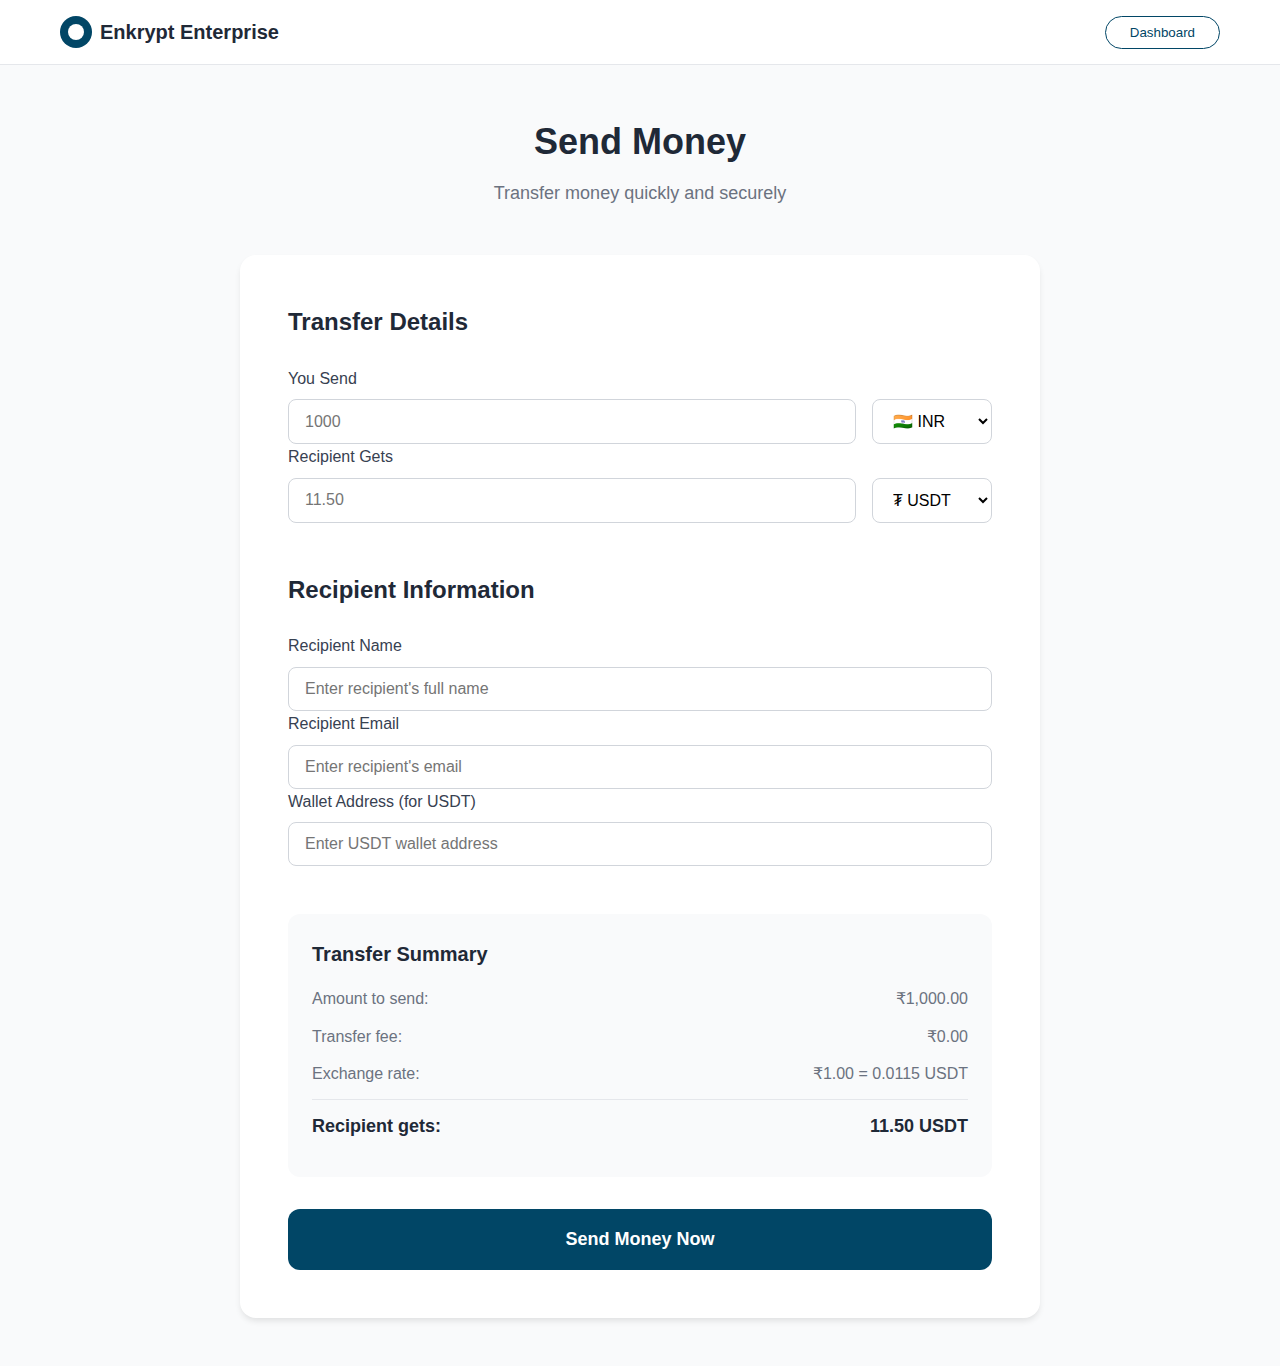
<file: project/transfer.html>
<!DOCTYPE html>
<html lang="en">
<head>
    <meta charset="UTF-8">
    <meta name="viewport" content="width=device-width, initial-scale=1.0">
    <title>Send Money - Enkrypt Enterprise</title>
    <link rel="stylesheet" href="styles.css">
</head>
<body>
    <div class="transfer-container">
        <header class="dashboard-header">
            <div class="container">
                <div class="nav">
                    <div class="logo">
                        <div class="logo-icon"></div>
                        <span class="logo-text">Enkrypt Enterprise</span>
                    </div>
                    <div class="nav-buttons">
                        <button class="btn-outline" onclick="window.location.href='dashboard.html'">Dashboard</button>
                    </div>
                </div>
            </div>
        </header>

        <main class="transfer-main">
            <div class="container">
                <div class="transfer-header">
                    <h1>Send Money</h1>
                    <p>Transfer money quickly and securely</p>
                </div>

                <div class="transfer-form-container">
                    <form class="transfer-form" onsubmit="handleTransfer(event)">
                        <div class="form-section">
                            <h3>Transfer Details</h3>
                            
                            <div class="form-group">
                                <label>You Send</label>
                                <div class="amount-input-group">
                                    <input type="number" id="sendAmount" placeholder="1000" required>
                                    <select id="sendCurrency">
                                        <option value="INR">🇮🇳 INR</option>
                                        <option value="USD">🇺🇸 USD</option>
                                        <option value="EUR">🇪🇺 EUR</option>
                                    </select>
                                </div>
                            </div>

                            <div class="form-group">
                                <label>Recipient Gets</label>
                                <div class="amount-input-group">
                                    <input type="number" id="receiveAmount" placeholder="11.50" readonly>
                                    <select id="receiveCurrency">
                                        <option value="USDT">₮ USDT</option>
                                        <option value="USD">🇺🇸 USD</option>
                                        <option value="EUR">🇪🇺 EUR</option>
                                    </select>
                                </div>
                            </div>
                        </div>

                        <div class="form-section">
                            <h3>Recipient Information</h3>
                            
                            <div class="form-group">
                                <label>Recipient Name</label>
                                <input type="text" placeholder="Enter recipient's full name" required>
                            </div>

                            <div class="form-group">
                                <label>Recipient Email</label>
                                <input type="email" placeholder="Enter recipient's email" required>
                            </div>

                            <div class="form-group">
                                <label>Wallet Address (for USDT)</label>
                                <input type="text" placeholder="Enter USDT wallet address" required>
                            </div>
                        </div>

                        <div class="transfer-summary">
                            <h3>Transfer Summary</h3>
                            <div class="summary-row">
                                <span>Amount to send:</span>
                                <span>₹1,000.00</span>
                            </div>
                            <div class="summary-row">
                                <span>Transfer fee:</span>
                                <span>₹0.00</span>
                            </div>
                            <div class="summary-row">
                                <span>Exchange rate:</span>
                                <span>₹1.00 = 0.0115 USDT</span>
                            </div>
                            <div class="summary-row total">
                                <span>Recipient gets:</span>
                                <span>11.50 USDT</span>
                            </div>
                        </div>

                        <button type="submit" class="btn-transfer-large">Send Money Now</button>
                    </form>
                </div>
            </div>
        </main>
    </div>
</body>
</html>
</file>
<file: project/styles.css>
* {
    margin: 0;
    padding: 0;
    box-sizing: border-box;
}

html {
    scroll-behavior: smooth;
}

body {
    font-family: -apple-system, BlinkMacSystemFont, 'Segoe UI', Roboto, sans-serif;
    line-height: 1.6;
    color: #333;
}

.container {
    max-width: 1200px;
    margin: 0 auto;
    padding: 0 20px;
}

/* Header */
.header {
    position: fixed;
    top: 0;
    left: 0;
    right: 0;
    background: rgba(255, 255, 255, 0.95);
    backdrop-filter: blur(10px);
    z-index: 1000;
    border-bottom: 1px solid #e5e7eb;
}

.nav {
    display: flex;
    justify-content: space-between;
    align-items: center;
    height: 64px;
}

.logo {
    display: flex;
    align-items: center;
    gap: 8px;
}

.logo-icon {
    width: 32px;
    height: 32px;
    background: #014666;
    border-radius: 50%;
    position: relative;
}

.logo-icon::after {
    content: '';
    position: absolute;
    top: 50%;
    left: 50%;
    transform: translate(-50%, -50%);
    width: 16px;
    height: 16px;
    background: white;
    border-radius: 50%;
}

.logo-text {
    font-size: 20px;
    font-weight: bold;
    color: #1f2937;
}

.nav-buttons {
    display: flex;
    gap: 16px;
}

.btn-outline {
    padding: 8px 24px;
    border: 1px solid #014666;
    background: transparent;
    color: #014666;
    border-radius: 50px;
    font-weight: 500;
    cursor: pointer;
    transition: all 0.3s ease;
}

.btn-outline:hover {
    background: #014666;
    color: white;
}

.btn-primary {
    padding: 8px 24px;
    background: #014666;
    color: white;
    border: none;
    border-radius: 50px;
    font-weight: 500;
    cursor: pointer;
    transition: all 0.3s ease;
}

.btn-primary:hover {
    background: #013555;
}

/* Hero Section */
.hero {
    padding: 96px 0 64px;
    background: linear-gradient(135deg, #f0fdf4 0%, #dbeafe 100%);
    min-height: 100vh;
    display: flex;
    align-items: center;
}

.hero-content {
    display: grid;
    grid-template-columns: 1fr 1fr;
    gap: 48px;
    align-items: center;
}

.hero-left {
    space-y: 32px;
}

.hero-title {
    font-size: 56px;
    font-weight: bold;
    line-height: 1.1;
    color: #1f2937;
    margin-bottom: 24px;
}

.feature-badges {
    display: flex;
    flex-wrap: wrap;
    gap: 12px;
    margin-bottom: 32px;
}

.badge {
    padding: 8px 16px;
    border-radius: 50px;
    font-size: 14px;
    font-weight: 500;
    display: flex;
    align-items: center;
    gap: 4px;
}

.badge-yellow {
    background: #fef3c7;
    color: #92400e;
}

.badge-blue {
    background: #dbeafe;
    color: #1e40af;
}

.badge-green {
    background: #d1fae5;
    color: #065f46;
}

.btn-cta {
    display: inline-flex;
    align-items: center;
    gap: 8px;
    padding: 16px 32px;
    background: #014666;
    color: white;
    border: none;
    border-radius: 50px;
    font-size: 18px;
    font-weight: 600;
    cursor: pointer;
    transition: all 0.3s ease;
}

.btn-cta:hover {
    background: #013555;
}

.btn-cta:hover .arrow-icon {
    transform: translateX(4px);
}

.arrow-icon {
    width: 20px;
    height: 20px;
    transition: transform 0.3s ease;
}

/* Calculator */
.calculator {
    background: white;
    border-radius: 16px;
    box-shadow: 0 25px 50px -12px rgba(0, 0, 0, 0.25);
    padding: 24px;
}

.fx-rate {
    display: flex;
    align-items: center;
    gap: 8px;
    background: #dbeafe;
    color: #1e40af;
    padding: 12px;
    border-radius: 8px;
    font-size: 14px;
    font-weight: 500;
    margin-bottom: 24px;
}

.info-icon {
    width: 16px;
    height: 16px;
    background: #93c5fd;
    border-radius: 50%;
    display: flex;
    align-items: center;
    justify-content: center;
    font-size: 10px;
    margin-left: auto;
}

.calculator-content {
    display: flex;
    flex-direction: column;
    gap: 16px;
}

.input-section label {
    display: block;
    font-size: 14px;
    font-weight: 500;
    color: #374151;
    margin-bottom: 8px;
}

.amount-input {
    display: flex;
    align-items: center;
    gap: 12px;
}

.amount-input input {
    flex: 1;
    font-size: 24px;
    font-weight: bold;
    border: none;
    outline: none;
    color: #1f2937;
}

.currency-selector {
    display: flex;
    align-items: center;
    gap: 8px;
    padding: 8px 12px;
    background: #f9fafb;
    border-radius: 8px;
    font-weight: 500;
}

.flag {
    font-size: 18px;
}

.usdt-icon {
    width: 24px;
    height: 24px;
    background: #26a17b;
    border-radius: 50%;
    display: flex;
    align-items: center;
    justify-content: center;
    color: white;
    font-weight: bold;
    font-size: 12px;
}

.chevron {
    width: 16px;
    height: 16px;
}

.exchange-details {
    display: flex;
    flex-direction: column;
    gap: 8px;
    padding: 16px 0;
    border-top: 1px solid #e5e7eb;
    border-bottom: 1px solid #e5e7eb;
}

.detail-row {
    display: flex;
    justify-content: space-between;
    font-size: 14px;
    color: #6b7280;
}

.rate-highlight {
    color: #014666;
    font-weight: bold;
}

.amount-display {
    display: flex;
    align-items: center;
    justify-content: space-between;
}

.receive-amount {
    font-size: 24px;
    font-weight: bold;
    color: #1f2937;
}

.welcome-bonus {
    display: flex;
    gap: 12px;
    background: #dbeafe;
    padding: 16px;
    border-radius: 8px;
}

.bonus-icon {
    width: 32px;
    height: 32px;
    background: #3b82f6;
    border-radius: 8px;
    display: flex;
    align-items: center;
    justify-content: center;
    flex-shrink: 0;
}

.bonus-title {
    font-weight: 600;
    color: #1e3a8a;
}

.bonus-text {
    font-size: 14px;
    color: #1e40af;
}

.btn-transfer {
    width: 100%;
    padding: 16px;
    background: #014666;
    color: white;
    border: none;
    border-radius: 12px;
    font-size: 16px;
    font-weight: 600;
    cursor: pointer;
    transition: all 0.3s ease;
}

.btn-transfer:hover {
    background: #013555;
}

/* Partners */
.partners {
    padding: 48px 0;
    background: #f9fafb;
}

.partners-grid {
    display: flex;
    justify-content: center;
    align-items: center;
    gap: 48px;
    opacity: 0.6;
}

.partner {
    font-weight: 600;
    color: #6b7280;
}

/* Why Choose */
.why-choose {
    padding: 80px 0;
}

.section-header {
    text-align: center;
    margin-bottom: 64px;
}

.section-badge {
    display: inline-flex;
    align-items: center;
    gap: 4px;
    padding: 8px 16px;
    background: #d1fae5;
    color: #014666;
    border-radius: 50px;
    font-size: 14px;
    font-weight: 500;
    margin-bottom: 24px;
}

.section-title {
    font-size: 48px;
    font-weight: bold;
    color: #1f2937;
}

.features-grid {
    display: grid;
    grid-template-columns: repeat(3, 1fr);
    gap: 32px;
}

.feature-card {
    background: #f0fdf4;
    border: 1px solid #bbf7d0;
    border-radius: 16px;
    padding: 32px;
    text-align: center;
}

.feature-icon {
    width: 80px;
    height: 80px;
    margin: 0 auto 24px;
}

.feature-card h3 {
    font-size: 24px;
    font-weight: bold;
    color: #1f2937;
    margin-bottom: 12px;
}

.feature-card p {
    color: #6b7280;
    line-height: 1.6;
}

/* How It Works */
.how-it-works {
    padding: 80px 0;
    background: #f9fafb;
}

.steps-grid {
    display: grid;
    grid-template-columns: repeat(3, 1fr);
    gap: 32px;
}

.step-card {
    background: #f0fdf4;
    border: 1px solid #bbf7d0;
    border-radius: 16px;
    padding: 32px;
    text-align: center;
}

.step-number {
    width: 48px;
    height: 48px;
    background: #1f2937;
    color: white;
    border-radius: 50%;
    display: flex;
    align-items: center;
    justify-content: center;
    font-size: 18px;
    font-weight: bold;
    margin: 0 auto 24px;
}

.step-card h3 {
    font-size: 24px;
    font-weight: bold;
    color: #1f2937;
    margin-bottom: 12px;
}

.step-card p {
    color: #6b7280;
    margin-bottom: 24px;
}

.step-preview {
    background: white;
    border-radius: 12px;
    padding: 16px;
    box-shadow: 0 4px 6px -1px rgba(0, 0, 0, 0.1);
}

/* Form Preview */
.form-preview {
    text-align: left;
}

.form-header {
    font-weight: bold;
    margin-bottom: 16px;
    color: #1f2937;
}

.form-field {
    margin-bottom: 12px;
}

.form-field label {
    display: block;
    font-size: 12px;
    color: #6b7280;
    margin-bottom: 4px;
}

.form-field input {
    width: 100%;
    padding: 8px;
    border: 1px solid #d1d5db;
    border-radius: 4px;
    font-size: 12px;
}

.form-btn {
    width: 100%;
    padding: 8px;
    background: #014666;
    color: white;
    border: none;
    border-radius: 4px;
    font-size: 12px;
    margin-bottom: 8px;
}

.form-footer {
    font-size: 10px;
    color: #6b7280;
    text-align: center;
}

/* KYC Preview */
.kyc-preview {
    text-align: left;
}

.kyc-header {
    display: flex;
    align-items: center;
    gap: 8px;
    margin-bottom: 16px;
    font-size: 12px;
}

.avatar {
    width: 24px;
    height: 24px;
    background: #014666;
    color: white;
    border-radius: 50%;
    display: flex;
    align-items: center;
    justify-content: center;
    font-size: 10px;
    font-weight: bold;
}

.time {
    margin-left: auto;
}

.kyc-step {
    display: flex;
    align-items: center;
    gap: 8px;
    padding: 8px;
    margin-bottom: 8px;
    border-radius: 6px;
    font-size: 11px;
}

.kyc-step.active {
    background: #dbeafe;
}

.kyc-step.progress {
    background: #fef3c7;
}

.kyc-step.completed {
    background: #d1fae5;
}

.kyc-icon {
    font-size: 14px;
}

.kyc-btn {
    padding: 4px 8px;
    background: #014666;
    color: white;
    border: none;
    border-radius: 4px;
    font-size: 10px;
    margin-left: auto;
}

.status {
    font-size: 10px;
    opacity: 0.8;
    margin-left: auto;
}

/* Send Preview */
.send-preview {
    text-align: left;
}

.send-header {
    background: #dbeafe;
    color: #1e40af;
    padding: 8px;
    border-radius: 6px;
    font-size: 10px;
    margin-bottom: 12px;
}

.send-section {
    margin-bottom: 12px;
}

.send-section label {
    display: block;
    font-size: 11px;
    color: #6b7280;
    margin-bottom: 4px;
}

.send-amount {
    display: flex;
    justify-content: space-between;
    align-items: center;
    font-size: 14px;
    font-weight: bold;
}

.currency {
    font-size: 10px;
    padding: 2px 6px;
    background: #f3f4f6;
    border-radius: 4px;
}

.receive-options {
    display: flex;
    gap: 4px;
}

.option {
    padding: 4px 8px;
    background: #f3f4f6;
    border-radius: 4px;
    font-size: 10px;
}

.rates {
    display: flex;
    flex-direction: column;
    gap: 4px;
}

.rate-item {
    display: flex;
    justify-content: space-between;
    font-size: 10px;
    color: #6b7280;
}

.send-btn {
    width: 100%;
    padding: 8px;
    background: #014666;
    color: white;
    border: none;
    border-radius: 4px;
    font-size: 11px;
}

/* Countries */
.countries {
    padding: 80px 0;
}

.world-map {
    position: relative;
    height: 500px;
    background: linear-gradient(135deg, #f0f9ff 0%, #e0f2fe 100%);
    border-radius: 16px;
    overflow: hidden;
}

.map-container {
    position: relative;
    width: 100%;
    height: 100%;
    background-image: 
        radial-gradient(circle at 2px 2px, #cbd5e1 1px, transparent 0),
        radial-gradient(circle at 10px 10px, #e2e8f0 0.5px, transparent 0);
    background-size: 20px 20px, 40px 40px;
}

.country-flag {
    position: absolute;
    width: 40px;
    height: 40px;
    background: white;
    border-radius: 50%;
    display: flex;
    align-items: center;
    justify-content: center;
    font-size: 20px;
    box-shadow: 0 4px 12px rgba(0, 0, 0, 0.15);
    animation: float 4s ease-in-out infinite;
    cursor: pointer;
    transition: all 0.3s ease;
}

.country-flag:hover {
    transform: scale(1.2);
    box-shadow: 0 8px 25px rgba(0, 0, 0, 0.25);
}

.country-flag:nth-child(even) {
    animation-delay: 2s;
}

.country-flag:nth-child(3n) {
    animation-delay: 1s;
}

.country-flag:nth-child(4n) {
    animation-delay: 3s;
}

@keyframes float {
    0%, 100% { transform: translateY(0px); }
    50% { transform: translateY(-15px); }
}

/* Security */
.security {
    padding: 80px 0;
    background: #f9fafb;
}

.security-grid {
    display: grid;
    grid-template-columns: repeat(3, 1fr);
    gap: 32px;
}

.security-card {
    background: #f0fdf4;
    border: 1px solid #bbf7d0;
    border-radius: 16px;
    padding: 32px;
    text-align: center;
}

.security-icon {
    width: 80px;
    height: 80px;
    margin: 0 auto 24px;
}

.security-card h3 {
    font-size: 24px;
    font-weight: bold;
    color: #1f2937;
    margin-bottom: 12px;
}

.security-card p {
    color: #6b7280;
    line-height: 1.6;
}

/* FAQ Section */
.faq {
    padding: 80px 0;
    background: white;
}

.faq-tabs {
    display: flex;
    justify-content: center;
    gap: 16px;
    margin-bottom: 48px;
}

.faq-tab {
    padding: 12px 24px;
    border: 1px solid #e5e7eb;
    background: white;
    color: #6b7280;
    border-radius: 50px;
    font-weight: 500;
    cursor: pointer;
    transition: all 0.3s ease;
}

.faq-tab.active {
    background: #1f2937;
    color: white;
    border-color: #1f2937;
}

.faq-content {
    max-width: 800px;
    margin: 0 auto;
}

.faq-item {
    border-bottom: 1px solid #e5e7eb;
    margin-bottom: 16px;
}

.faq-question {
    display: flex;
    justify-content: space-between;
    align-items: center;
    padding: 24px 0;
    cursor: pointer;
    font-weight: 500;
    color: #1f2937;
    transition: color 0.3s ease;
}

.faq-question:hover {
    color: #014666;
}

.faq-toggle {
    font-size: 24px;
    font-weight: bold;
    color: #6b7280;
    transition: transform 0.3s ease;
}

.faq-item.active .faq-toggle {
    transform: rotate(45deg);
}

.faq-answer {
    max-height: 0;
    overflow: hidden;
    transition: max-height 0.3s ease;
}

.faq-item.active .faq-answer {
    max-height: 200px;
    padding-bottom: 24px;
}

.faq-answer p {
    color: #6b7280;
    line-height: 1.6;
}

/* Footer */
.footer {
    background: #1f2937;
    color: white;
    padding: 64px 0 24px;
}

.footer-content {
    display: grid;
    grid-template-columns: 2fr 1fr 1fr 1fr;
    gap: 48px;
    margin-bottom: 48px;
}

.footer-section h4 {
    font-size: 18px;
    font-weight: bold;
    margin-bottom: 24px;
    color: white;
}

.footer-section ul {
    list-style: none;
}

.footer-section ul li {
    margin-bottom: 12px;
}

.footer-section ul li a {
    color: #9ca3af;
    text-decoration: none;
    transition: color 0.3s ease;
}

.footer-section ul li a:hover {
    color: white;
}

.address p {
    color: #9ca3af;
    margin-bottom: 8px;
}

.social-links {
    display: flex;
    gap: 16px;
}

.social-link {
    width: 40px;
    height: 40px;
    background: #374151;
    border-radius: 50%;
    display: flex;
    align-items: center;
    justify-content: center;
    text-decoration: none;
    font-size: 18px;
    transition: all 0.3s ease;
}

.social-link:hover {
    background: #014666;
    transform: translateY(-2px);
}

.footer-disclaimer {
    padding: 24px 0;
    border-top: 1px solid #374151;
    border-bottom: 1px solid #374151;
    margin-bottom: 24px;
}

.footer-disclaimer p {
    color: #9ca3af;
    font-size: 14px;
    line-height: 1.6;
    margin-bottom: 12px;
}

.footer-disclaimer a {
    color: #60a5fa;
    text-decoration: none;
}

.footer-disclaimer a:hover {
    text-decoration: underline;
}

.footer-bottom {
    display: flex;
    justify-content: space-between;
    align-items: center;
    padding-top: 24px;
    border-top: 1px solid #014666;
    background: #014666;
    margin: 0 -20px;
    padding-left: 20px;
    padding-right: 20px;
}

.footer-bottom p {
    color: white;
    font-weight: 500;
}

.footer-links {
    display: flex;
    gap: 24px;
}

.footer-links a {
    color: white;
    text-decoration: none;
    font-weight: 500;
    transition: opacity 0.3s ease;
}

.footer-links a:hover {
    opacity: 0.8;
}

/* WhatsApp Float */
.whatsapp-float {
    position: fixed;
    bottom: 24px;
    right: 24px;
    width: 56px;
    height: 56px;
    background: #25d366;
    border-radius: 50%;
    display: flex;
    align-items: center;
    justify-content: center;
    color: white;
    cursor: pointer;
    box-shadow: 0 4px 12px rgba(37, 211, 102, 0.4);
    transition: all 0.3s ease;
    z-index: 1000;
}

.whatsapp-float:hover {
    transform: scale(1.1);
    box-shadow: 0 6px 20px rgba(37, 211, 102, 0.6);
}

.whatsapp-float svg {
    width: 28px;
    height: 28px;
}

/* Auth Pages */
.auth-container {
    min-height: 100vh;
    display: flex;
    align-items: center;
    justify-content: center;
    background: linear-gradient(135deg, #f0fdf4 0%, #dbeafe 100%);
    padding: 20px;
}

.auth-card {
    background: white;
    border-radius: 16px;
    box-shadow: 0 25px 50px -12px rgba(0, 0, 0, 0.25);
    padding: 48px;
    width: 100%;
    max-width: 480px;
}

.auth-header {
    text-align: center;
    margin-bottom: 32px;
}

.auth-header .logo {
    justify-content: center;
    margin-bottom: 24px;
}

.auth-header h1 {
    font-size: 32px;
    font-weight: bold;
    color: #1f2937;
    margin-bottom: 8px;
}

.auth-header p {
    color: #6b7280;
    font-size: 16px;
}

.auth-form {
    display: flex;
    flex-direction: column;
    gap: 24px;
}

.form-group {
    display: flex;
    flex-direction: column;
    gap: 8px;
}

.form-group label {
    font-weight: 500;
    color: #374151;
}

.form-group input {
    padding: 12px 16px;
    border: 1px solid #d1d5db;
    border-radius: 8px;
    font-size: 16px;
    transition: border-color 0.3s ease;
}

.form-group input:focus {
    outline: none;
    border-color: #014666;
    box-shadow: 0 0 0 3px rgba(1, 70, 102, 0.1);
}

.form-options {
    display: flex;
    justify-content: space-between;
    align-items: center;
    font-size: 14px;
}

.checkbox-label {
    display: flex;
    align-items: center;
    gap: 8px;
    cursor: pointer;
}

.checkbox-label input[type="checkbox"] {
    width: 16px;
    height: 16px;
}

.forgot-password {
    color: #014666;
    text-decoration: none;
}

.forgot-password:hover {
    text-decoration: underline;
}

.auth-btn {
    padding: 16px;
    background: #014666;
    color: white;
    border: none;
    border-radius: 8px;
    font-size: 16px;
    font-weight: 600;
    cursor: pointer;
    transition: all 0.3s ease;
}

.auth-btn:hover {
    background: #013555;
}

.auth-footer {
    text-align: center;
    margin-top: 32px;
    padding-top: 24px;
    border-top: 1px solid #e5e7eb;
}

.auth-footer p {
    color: #6b7280;
    margin-bottom: 16px;
}

.auth-footer a {
    color: #014666;
    text-decoration: none;
    font-weight: 500;
}

.auth-footer a:hover {
    text-decoration: underline;
}

.back-home {
    display: inline-flex;
    align-items: center;
    gap: 8px;
    color: #6b7280;
    text-decoration: none;
    font-size: 14px;
    transition: color 0.3s ease;
}

.back-home:hover {
    color: #014666;
}

/* Dashboard */
.dashboard-container {
    min-height: 100vh;
    background: #f9fafb;
}

.dashboard-header {
    background: white;
    border-bottom: 1px solid #e5e7eb;
    position: sticky;
    top: 0;
    z-index: 100;
}

.dashboard-main {
    padding: 48px 0;
}

.dashboard-welcome {
    text-align: center;
    margin-bottom: 48px;
}

.dashboard-welcome h1 {
    font-size: 36px;
    font-weight: bold;
    color: #1f2937;
    margin-bottom: 8px;
}

.dashboard-welcome p {
    color: #6b7280;
    font-size: 18px;
}

.dashboard-grid {
    display: grid;
    grid-template-columns: repeat(auto-fit, minmax(300px, 1fr));
    gap: 32px;
}

.dashboard-card {
    background: white;
    border-radius: 16px;
    padding: 32px;
    box-shadow: 0 4px 6px -1px rgba(0, 0, 0, 0.1);
    text-align: center;
}

.dashboard-card h3 {
    font-size: 24px;
    font-weight: bold;
    color: #1f2937;
    margin-bottom: 12px;
}

.dashboard-card p {
    color: #6b7280;
    margin-bottom: 24px;
}

/* Transfer Page */
.transfer-container {
    min-height: 100vh;
    background: #f9fafb;
}

.transfer-main {
    padding: 48px 0;
}

.transfer-header {
    text-align: center;
    margin-bottom: 48px;
}

.transfer-header h1 {
    font-size: 36px;
    font-weight: bold;
    color: #1f2937;
    margin-bottom: 8px;
}

.transfer-header p {
    color: #6b7280;
    font-size: 18px;
}

.transfer-form-container {
    max-width: 800px;
    margin: 0 auto;
}

.transfer-form {
    background: white;
    border-radius: 16px;
    padding: 48px;
    box-shadow: 0 4px 6px -1px rgba(0, 0, 0, 0.1);
}

.form-section {
    margin-bottom: 48px;
}

.form-section h3 {
    font-size: 24px;
    font-weight: bold;
    color: #1f2937;
    margin-bottom: 24px;
}

.amount-input-group {
    display: flex;
    gap: 16px;
}

.amount-input-group input {
    flex: 1;
}

.amount-input-group select {
    padding: 12px 16px;
    border: 1px solid #d1d5db;
    border-radius: 8px;
    font-size: 16px;
    background: white;
    min-width: 120px;
}

.transfer-summary {
    background: #f9fafb;
    border-radius: 12px;
    padding: 24px;
    margin-bottom: 32px;
}

.transfer-summary h3 {
    font-size: 20px;
    font-weight: bold;
    color: #1f2937;
    margin-bottom: 16px;
}

.summary-row {
    display: flex;
    justify-content: space-between;
    margin-bottom: 12px;
    color: #6b7280;
}

.summary-row.total {
    font-weight: bold;
    color: #1f2937;
    font-size: 18px;
    padding-top: 12px;
    border-top: 1px solid #e5e7eb;
}

.btn-transfer-large {
    width: 100%;
    padding: 20px;
    background: #014666;
    color: white;
    border: none;
    border-radius: 12px;
    font-size: 18px;
    font-weight: 600;
    cursor: pointer;
    transition: all 0.3s ease;
}

.btn-transfer-large:hover {
    background: #013555;
}

/* Responsive */
@media (max-width: 768px) {
    .hero {
        min-height: auto;
        padding: 80px 0 40px;
    }
    
    .hero-content {
        grid-template-columns: 1fr;
        gap: 32px;
    }
    
    .hero-title {
        font-size: 36px;
    }
    
    .features-grid,
    .steps-grid,
    .security-grid {
        grid-template-columns: 1fr;
    }
    
    .section-title {
        font-size: 32px;
    }
    
    .partners-grid {
        flex-wrap: wrap;
        gap: 24px;
    }
    
    .nav-buttons {
        gap: 8px;
    }
    
    .btn-outline,
    .btn-primary {
        padding: 6px 16px;
        font-size: 14px;
    }
    
    .footer-content {
        grid-template-columns: 1fr;
        gap: 32px;
    }
    
    .footer-bottom {
        flex-direction: column;
        gap: 16px;
        text-align: center;
    }
    
    .auth-card {
        padding: 32px 24px;
    }
    
    .transfer-form {
        padding: 32px 24px;
    }
    
    .amount-input-group {
        flex-direction: column;
    }
    
    .world-map {
        height: 300px;
    }
    
    .country-flag {
        width: 32px;
        height: 32px;
        font-size: 16px;
    }
}

/* Ripple Effect */
button {
    position: relative;
    overflow: hidden;
}

.ripple {
    position: absolute;
    border-radius: 50%;
    background-color: rgba(255, 255, 255, 0.6);
    transform: scale(0);
    animation: ripple 0.6s linear;
    pointer-events: none;
}

@keyframes ripple {
    to {
        transform: scale(4);
        opacity: 0;
    }
}
</file>
<file: styles.css>
* {
    margin: 0;
    padding: 0;
    box-sizing: border-box;
}

html {
    scroll-behavior: smooth;
}

body {
    font-family: -apple-system, BlinkMacSystemFont, 'Segoe UI', Roboto, sans-serif;
    line-height: 1.6;
    color: #333;
}

.container {
    max-width: 1200px;
    margin: 0 auto;
    padding: 0 20px;
}

/* Header */
.header {
    position: fixed;
    top: 0;
    left: 0;
    right: 0;
    background: rgba(255, 255, 255, 0.95);
    backdrop-filter: blur(10px);
    z-index: 1000;
    border-bottom: 1px solid #e5e7eb;
}

.nav {
    display: flex;
    justify-content: space-between;
    align-items: center;
    height: 64px;
}

.logo {
    display: flex;
    align-items: center;
    gap: 8px;
}

.logo-icon {
    width: 32px;
    height: 32px;
    background: #014666;
    border-radius: 50%;
    position: relative;
}

.logo-icon::after {
    content: '';
    position: absolute;
    top: 50%;
    left: 50%;
    transform: translate(-50%, -50%);
    width: 16px;
    height: 16px;
    background: white;
    border-radius: 50%;
}

.logo-text {
    font-size: 20px;
    font-weight: bold;
    color: #1f2937;
}

.nav-buttons {
    display: flex;
    gap: 16px;
}

.btn-outline {
    padding: 8px 24px;
    border: 1px solid #014666;
    background: transparent;
    color: #014666;
    border-radius: 50px;
    font-weight: 500;
    cursor: pointer;
    transition: all 0.3s ease;
}

.btn-outline:hover {
    background: #014666;
    color: white;
}

.btn-primary {
    padding: 8px 24px;
    background: #014666;
    color: white;
    border: none;
    border-radius: 50px;
    font-weight: 500;
    cursor: pointer;
    transition: all 0.3s ease;
}

.btn-primary:hover {
    background: #013555;
}

/* Hero Section */
.hero {
    padding: 96px 0 64px;
    background: linear-gradient(135deg, #f0fdf4 0%, #dbeafe 100%);
    min-height: 100vh;
    display: flex;
    align-items: center;
}

.hero-content {
    display: grid;
    grid-template-columns: 1fr 1fr;
    gap: 48px;
    align-items: center;
}

.hero-left {
    space-y: 32px;
}

.hero-title {
    font-size: 56px;
    font-weight: bold;
    line-height: 1.1;
    color: #1f2937;
    margin-bottom: 24px;
}

.feature-badges {
    display: flex;
    flex-wrap: wrap;
    gap: 12px;
    margin-bottom: 32px;
}

.badge {
    padding: 8px 16px;
    border-radius: 50px;
    font-size: 14px;
    font-weight: 500;
    display: flex;
    align-items: center;
    gap: 4px;
}

.badge-yellow {
    background: #fef3c7;
    color: #92400e;
}

.badge-blue {
    background: #dbeafe;
    color: #1e40af;
}

.badge-green {
    background: #d1fae5;
    color: #065f46;
}

.btn-cta {
    display: inline-flex;
    align-items: center;
    gap: 8px;
    padding: 16px 32px;
    background: #014666;
    color: white;
    border: none;
    border-radius: 50px;
    font-size: 18px;
    font-weight: 600;
    cursor: pointer;
    transition: all 0.3s ease;
}

.btn-cta:hover {
    background: #013555;
}

.btn-cta:hover .arrow-icon {
    transform: translateX(4px);
}

.arrow-icon {
    width: 20px;
    height: 20px;
    transition: transform 0.3s ease;
}

/* Calculator */
.calculator {
    background: white;
    border-radius: 16px;
    box-shadow: 0 25px 50px -12px rgba(0, 0, 0, 0.25);
    padding: 24px;
}

.fx-rate {
    display: flex;
    align-items: center;
    gap: 8px;
    background: #dbeafe;
    color: #1e40af;
    padding: 12px;
    border-radius: 8px;
    font-size: 14px;
    font-weight: 500;
    margin-bottom: 24px;
}

.info-icon {
    width: 16px;
    height: 16px;
    background: #93c5fd;
    border-radius: 50%;
    display: flex;
    align-items: center;
    justify-content: center;
    font-size: 10px;
    margin-left: auto;
}

.calculator-content {
    display: flex;
    flex-direction: column;
    gap: 16px;
}

.input-section label {
    display: block;
    font-size: 14px;
    font-weight: 500;
    color: #374151;
    margin-bottom: 8px;
}

.amount-input {
    display: flex;
    align-items: center;
    gap: 12px;
}

.amount-input input {
    flex: 1;
    font-size: 24px;
    font-weight: bold;
    border: none;
    outline: none;
    color: #1f2937;
}

.currency-selector {
    display: flex;
    align-items: center;
    gap: 8px;
    padding: 8px 12px;
    background: #f9fafb;
    border-radius: 8px;
    font-weight: 500;
}

.flag {
    font-size: 18px;
}

.usdt-icon {
    width: 24px;
    height: 24px;
    background: #26a17b;
    border-radius: 50%;
    display: flex;
    align-items: center;
    justify-content: center;
    color: white;
    font-weight: bold;
    font-size: 12px;
}

.chevron {
    width: 16px;
    height: 16px;
}

.exchange-details {
    display: flex;
    flex-direction: column;
    gap: 8px;
    padding: 16px 0;
    border-top: 1px solid #e5e7eb;
    border-bottom: 1px solid #e5e7eb;
}

.detail-row {
    display: flex;
    justify-content: space-between;
    font-size: 14px;
    color: #6b7280;
}

.rate-highlight {
    color: #014666;
    font-weight: bold;
}

.amount-display {
    display: flex;
    align-items: center;
    justify-content: space-between;
}

.receive-amount {
    font-size: 24px;
    font-weight: bold;
    color: #1f2937;
}

.welcome-bonus {
    display: flex;
    gap: 12px;
    background: #dbeafe;
    padding: 16px;
    border-radius: 8px;
}

.bonus-icon {
    width: 32px;
    height: 32px;
    background: #3b82f6;
    border-radius: 8px;
    display: flex;
    align-items: center;
    justify-content: center;
    flex-shrink: 0;
}

.bonus-title {
    font-weight: 600;
    color: #1e3a8a;
}

.bonus-text {
    font-size: 14px;
    color: #1e40af;
}

.btn-transfer {
    width: 100%;
    padding: 16px;
    background: #014666;
    color: white;
    border: none;
    border-radius: 12px;
    font-size: 16px;
    font-weight: 600;
    cursor: pointer;
    transition: all 0.3s ease;
}

.btn-transfer:hover {
    background: #013555;
}

/* Partners */
.partners {
    padding: 48px 0;
    background: #f9fafb;
}

.partners-grid {
    display: flex;
    justify-content: center;
    align-items: center;
    gap: 48px;
    opacity: 0.6;
}

.partner {
    font-weight: 600;
    color: #6b7280;
}

/* Why Choose */
.why-choose {
    padding: 80px 0;
}

.section-header {
    text-align: center;
    margin-bottom: 64px;
}

.section-badge {
    display: inline-flex;
    align-items: center;
    gap: 4px;
    padding: 8px 16px;
    background: #d1fae5;
    color: #014666;
    border-radius: 50px;
    font-size: 14px;
    font-weight: 500;
    margin-bottom: 24px;
}

.section-title {
    font-size: 48px;
    font-weight: bold;
    color: #1f2937;
}

.features-grid {
    display: grid;
    grid-template-columns: repeat(3, 1fr);
    gap: 32px;
}

.feature-card {
    background: #f0fdf4;
    border: 1px solid #bbf7d0;
    border-radius: 16px;
    padding: 32px;
    text-align: center;
}

.feature-icon {
    width: 80px;
    height: 80px;
    margin: 0 auto 24px;
}

.feature-card h3 {
    font-size: 24px;
    font-weight: bold;
    color: #1f2937;
    margin-bottom: 12px;
}

.feature-card p {
    color: #6b7280;
    line-height: 1.6;
}

/* How It Works */
.how-it-works {
    padding: 80px 0;
    background: #f9fafb;
}

.steps-grid {
    display: grid;
    grid-template-columns: repeat(3, 1fr);
    gap: 32px;
}

.step-card {
    background: #f0fdf4;
    border: 1px solid #bbf7d0;
    border-radius: 16px;
    padding: 32px;
    text-align: center;
}

.step-number {
    width: 48px;
    height: 48px;
    background: #1f2937;
    color: white;
    border-radius: 50%;
    display: flex;
    align-items: center;
    justify-content: center;
    font-size: 18px;
    font-weight: bold;
    margin: 0 auto 24px;
}

.step-card h3 {
    font-size: 24px;
    font-weight: bold;
    color: #1f2937;
    margin-bottom: 12px;
}

.step-card p {
    color: #6b7280;
    margin-bottom: 24px;
}

.step-preview {
    background: white;
    border-radius: 12px;
    padding: 16px;
    box-shadow: 0 4px 6px -1px rgba(0, 0, 0, 0.1);
}

/* Form Preview */
.form-preview {
    text-align: left;
}

.form-header {
    font-weight: bold;
    margin-bottom: 16px;
    color: #1f2937;
}

.form-field {
    margin-bottom: 12px;
}

.form-field label {
    display: block;
    font-size: 12px;
    color: #6b7280;
    margin-bottom: 4px;
}

.form-field input {
    width: 100%;
    padding: 8px;
    border: 1px solid #d1d5db;
    border-radius: 4px;
    font-size: 12px;
}

.form-btn {
    width: 100%;
    padding: 8px;
    background: #014666;
    color: white;
    border: none;
    border-radius: 4px;
    font-size: 12px;
    margin-bottom: 8px;
}

.form-footer {
    font-size: 10px;
    color: #6b7280;
    text-align: center;
}

/* KYC Preview */
.kyc-preview {
    text-align: left;
}

.kyc-header {
    display: flex;
    align-items: center;
    gap: 8px;
    margin-bottom: 16px;
    font-size: 12px;
}

.avatar {
    width: 24px;
    height: 24px;
    background: #014666;
    color: white;
    border-radius: 50%;
    display: flex;
    align-items: center;
    justify-content: center;
    font-size: 10px;
    font-weight: bold;
}

.time {
    margin-left: auto;
}

.kyc-step {
    display: flex;
    align-items: center;
    gap: 8px;
    padding: 8px;
    margin-bottom: 8px;
    border-radius: 6px;
    font-size: 11px;
}

.kyc-step.active {
    background: #dbeafe;
}

.kyc-step.progress {
    background: #fef3c7;
}

.kyc-step.completed {
    background: #d1fae5;
}

.kyc-icon {
    font-size: 14px;
}

.kyc-btn {
    padding: 4px 8px;
    background: #014666;
    color: white;
    border: none;
    border-radius: 4px;
    font-size: 10px;
    margin-left: auto;
}

.status {
    font-size: 10px;
    opacity: 0.8;
    margin-left: auto;
}

/* Send Preview */
.send-preview {
    text-align: left;
}

.send-header {
    background: #dbeafe;
    color: #1e40af;
    padding: 8px;
    border-radius: 6px;
    font-size: 10px;
    margin-bottom: 12px;
}

.send-section {
    margin-bottom: 12px;
}

.send-section label {
    display: block;
    font-size: 11px;
    color: #6b7280;
    margin-bottom: 4px;
}

.send-amount {
    display: flex;
    justify-content: space-between;
    align-items: center;
    font-size: 14px;
    font-weight: bold;
}

.currency {
    font-size: 10px;
    padding: 2px 6px;
    background: #f3f4f6;
    border-radius: 4px;
}

.receive-options {
    display: flex;
    gap: 4px;
}

.option {
    padding: 4px 8px;
    background: #f3f4f6;
    border-radius: 4px;
    font-size: 10px;
}

.rates {
    display: flex;
    flex-direction: column;
    gap: 4px;
}

.rate-item {
    display: flex;
    justify-content: space-between;
    font-size: 10px;
    color: #6b7280;
}

.send-btn {
    width: 100%;
    padding: 8px;
    background: #014666;
    color: white;
    border: none;
    border-radius: 4px;
    font-size: 11px;
}

/* Countries */
.countries {
    padding: 80px 0;
}

.world-map {
    position: relative;
    height: 500px;
    background: linear-gradient(135deg, #f0f9ff 0%, #e0f2fe 100%);
    border-radius: 16px;
    overflow: hidden;
}

.map-container {
    position: relative;
    width: 100%;
    height: 100%;
    background-image: 
        radial-gradient(circle at 2px 2px, #cbd5e1 1px, transparent 0),
        radial-gradient(circle at 10px 10px, #e2e8f0 0.5px, transparent 0);
    background-size: 20px 20px, 40px 40px;
}

.country-flag {
    position: absolute;
    width: 40px;
    height: 40px;
    background: white;
    border-radius: 50%;
    display: flex;
    align-items: center;
    justify-content: center;
    font-size: 20px;
    box-shadow: 0 4px 12px rgba(0, 0, 0, 0.15);
    animation: float 4s ease-in-out infinite;
    cursor: pointer;
    transition: all 0.3s ease;
}

.country-flag:hover {
    transform: scale(1.2);
    box-shadow: 0 8px 25px rgba(0, 0, 0, 0.25);
}

.country-flag:nth-child(even) {
    animation-delay: 2s;
}

.country-flag:nth-child(3n) {
    animation-delay: 1s;
}

.country-flag:nth-child(4n) {
    animation-delay: 3s;
}

@keyframes float {
    0%, 100% { transform: translateY(0px); }
    50% { transform: translateY(-15px); }
}

/* Security */
.security {
    padding: 80px 0;
    background: #f9fafb;
}

.security-grid {
    display: grid;
    grid-template-columns: repeat(3, 1fr);
    gap: 32px;
}

.security-card {
    background: #f0fdf4;
    border: 1px solid #bbf7d0;
    border-radius: 16px;
    padding: 32px;
    text-align: center;
}

.security-icon {
    width: 80px;
    height: 80px;
    margin: 0 auto 24px;
}

.security-card h3 {
    font-size: 24px;
    font-weight: bold;
    color: #1f2937;
    margin-bottom: 12px;
}

.security-card p {
    color: #6b7280;
    line-height: 1.6;
}

/* FAQ Section */
.faq {
    padding: 80px 0;
    background: white;
}

.faq-tabs {
    display: flex;
    justify-content: center;
    gap: 16px;
    margin-bottom: 48px;
}

.faq-tab {
    padding: 12px 24px;
    border: 1px solid #e5e7eb;
    background: white;
    color: #6b7280;
    border-radius: 50px;
    font-weight: 500;
    cursor: pointer;
    transition: all 0.3s ease;
}

.faq-tab.active {
    background: #1f2937;
    color: white;
    border-color: #1f2937;
}

.faq-content {
    max-width: 800px;
    margin: 0 auto;
}

.faq-item {
    border-bottom: 1px solid #e5e7eb;
    margin-bottom: 16px;
}

.faq-question {
    display: flex;
    justify-content: space-between;
    align-items: center;
    padding: 24px 0;
    cursor: pointer;
    font-weight: 500;
    color: #1f2937;
    transition: color 0.3s ease;
}

.faq-question:hover {
    color: #014666;
}

.faq-toggle {
    font-size: 24px;
    font-weight: bold;
    color: #6b7280;
    transition: transform 0.3s ease;
}

.faq-item.active .faq-toggle {
    transform: rotate(45deg);
}

.faq-answer {
    max-height: 0;
    overflow: hidden;
    transition: max-height 0.3s ease;
}

.faq-item.active .faq-answer {
    max-height: 200px;
    padding-bottom: 24px;
}

.faq-answer p {
    color: #6b7280;
    line-height: 1.6;
}

/* Footer */
.footer {
    background: #1f2937;
    color: white;
    padding: 64px 0 24px;
}

.footer-content {
    display: grid;
    grid-template-columns: 2fr 1fr 1fr 1fr;
    gap: 48px;
    margin-bottom: 48px;
}

.footer-section h4 {
    font-size: 18px;
    font-weight: bold;
    margin-bottom: 24px;
    color: white;
}

.footer-section ul {
    list-style: none;
}

.footer-section ul li {
    margin-bottom: 12px;
}

.footer-section ul li a {
    color: #9ca3af;
    text-decoration: none;
    transition: color 0.3s ease;
}

.footer-section ul li a:hover {
    color: white;
}

.address p {
    color: #9ca3af;
    margin-bottom: 8px;
}

.social-links {
    display: flex;
    gap: 16px;
}

.social-link {
    width: 40px;
    height: 40px;
    background: #374151;
    border-radius: 50%;
    display: flex;
    align-items: center;
    justify-content: center;
    text-decoration: none;
    font-size: 18px;
    transition: all 0.3s ease;
}

.social-link:hover {
    background: #014666;
    transform: translateY(-2px);
}

.footer-disclaimer {
    padding: 24px 0;
    border-top: 1px solid #374151;
    border-bottom: 1px solid #374151;
    margin-bottom: 24px;
}

.footer-disclaimer p {
    color: #9ca3af;
    font-size: 14px;
    line-height: 1.6;
    margin-bottom: 12px;
}

.footer-disclaimer a {
    color: #60a5fa;
    text-decoration: none;
}

.footer-disclaimer a:hover {
    text-decoration: underline;
}

.footer-bottom {
    display: flex;
    justify-content: space-between;
    align-items: center;
    padding-top: 24px;
    border-top: 1px solid #014666;
    background: #014666;
    margin: 0 -20px;
    padding-left: 20px;
    padding-right: 20px;
}

.footer-bottom p {
    color: white;
    font-weight: 500;
}

.footer-links {
    display: flex;
    gap: 24px;
}

.footer-links a {
    color: white;
    text-decoration: none;
    font-weight: 500;
    transition: opacity 0.3s ease;
}

.footer-links a:hover {
    opacity: 0.8;
}

/* WhatsApp Float */
.whatsapp-float {
    position: fixed;
    bottom: 24px;
    right: 24px;
    width: 56px;
    height: 56px;
    background: #25d366;
    border-radius: 50%;
    display: flex;
    align-items: center;
    justify-content: center;
    color: white;
    cursor: pointer;
    box-shadow: 0 4px 12px rgba(37, 211, 102, 0.4);
    transition: all 0.3s ease;
    z-index: 1000;
}

.whatsapp-float:hover {
    transform: scale(1.1);
    box-shadow: 0 6px 20px rgba(37, 211, 102, 0.6);
}

.whatsapp-float svg {
    width: 28px;
    height: 28px;
}

/* Auth Pages */
.auth-container {
    min-height: 100vh;
    display: flex;
    align-items: center;
    justify-content: center;
    background: linear-gradient(135deg, #f0fdf4 0%, #dbeafe 100%);
    padding: 20px;
}

.auth-card {
    background: white;
    border-radius: 16px;
    box-shadow: 0 25px 50px -12px rgba(0, 0, 0, 0.25);
    padding: 48px;
    width: 100%;
    max-width: 480px;
}

.auth-header {
    text-align: center;
    margin-bottom: 32px;
}

.auth-header .logo {
    justify-content: center;
    margin-bottom: 24px;
}

.auth-header h1 {
    font-size: 32px;
    font-weight: bold;
    color: #1f2937;
    margin-bottom: 8px;
}

.auth-header p {
    color: #6b7280;
    font-size: 16px;
}

.auth-form {
    display: flex;
    flex-direction: column;
    gap: 24px;
}

.form-group {
    display: flex;
    flex-direction: column;
    gap: 8px;
}

.form-group label {
    font-weight: 500;
    color: #374151;
}

.form-group input {
    padding: 12px 16px;
    border: 1px solid #d1d5db;
    border-radius: 8px;
    font-size: 16px;
    transition: border-color 0.3s ease;
}

.form-group input:focus {
    outline: none;
    border-color: #014666;
    box-shadow: 0 0 0 3px rgba(1, 70, 102, 0.1);
}

.form-options {
    display: flex;
    justify-content: space-between;
    align-items: center;
    font-size: 14px;
}

.checkbox-label {
    display: flex;
    align-items: center;
    gap: 8px;
    cursor: pointer;
}

.checkbox-label input[type="checkbox"] {
    width: 16px;
    height: 16px;
}

.forgot-password {
    color: #014666;
    text-decoration: none;
}

.forgot-password:hover {
    text-decoration: underline;
}

.auth-btn {
    padding: 16px;
    background: #014666;
    color: white;
    border: none;
    border-radius: 8px;
    font-size: 16px;
    font-weight: 600;
    cursor: pointer;
    transition: all 0.3s ease;
}

.auth-btn:hover {
    background: #013555;
}

.auth-btn:disabled {
    background: #9ca3af;
    cursor: not-allowed;
}

.auth-footer {
    text-align: center;
    margin-top: 32px;
    padding-top: 24px;
    border-top: 1px solid #e5e7eb;
}

.auth-footer p {
    color: #6b7280;
    margin-bottom: 16px;
}

.auth-footer a {
    color: #014666;
    text-decoration: none;
    font-weight: 500;
}

.auth-footer a:hover {
    text-decoration: underline;
}

.back-home {
    display: inline-flex;
    align-items: center;
    gap: 8px;
    color: #6b7280;
    text-decoration: none;
    font-size: 14px;
    transition: color 0.3s ease;
}

.back-home:hover {
    color: #014666;
}

/* OTP Styles */
.otp-container {
    margin: 32px 0;
}

.otp-inputs {
    display: flex;
    gap: 12px;
    justify-content: center;
    margin-bottom: 24px;
}

.otp-input {
    width: 50px;
    height: 50px;
    text-align: center;
    font-size: 24px;
    font-weight: bold;
    border: 2px solid #d1d5db;
    border-radius: 8px;
    transition: all 0.3s ease;
}

.otp-input:focus {
    outline: none;
    border-color: #014666;
    box-shadow: 0 0 0 3px rgba(1, 70, 102, 0.1);
}

.otp-input.error {
    border-color: #ef4444;
    background-color: #fef2f2;
    animation: shake 0.5s ease-in-out;
}

@keyframes shake {
    0%, 100% { transform: translateX(0); }
    25% { transform: translateX(-5px); }
    75% { transform: translateX(5px); }
}

.otp-timer {
    text-align: center;
    margin-bottom: 24px;
}

.otp-timer p {
    color: #6b7280;
    font-size: 14px;
}

.otp-timer #timer {
    color: #014666;
    font-weight: bold;
}

.resend-section {
    text-align: center;
    margin-top: 24px;
}

.resend-section p {
    color: #6b7280;
    font-size: 14px;
    margin-bottom: 8px;
}

.resend-btn {
    background: none;
    border: none;
    color: #014666;
    font-weight: 500;
    cursor: pointer;
    text-decoration: underline;
    font-size: 14px;
    transition: color 0.3s ease;
}

.resend-btn:hover:not(:disabled) {
    color: #013555;
}

.resend-btn:disabled {
    color: #9ca3af;
    cursor: not-allowed;
    text-decoration: none;
}

/* Dashboard */
.dashboard-container {
    min-height: 100vh;
    background: #f9fafb;
}

.dashboard-header {
    background: white;
    border-bottom: 1px solid #e5e7eb;
    position: sticky;
    top: 0;
    z-index: 100;
}

.dashboard-main {
    padding: 48px 0;
}

.dashboard-welcome {
    text-align: center;
    margin-bottom: 48px;
}

.dashboard-welcome h1 {
    font-size: 36px;
    font-weight: bold;
    color: #1f2937;
    margin-bottom: 8px;
}

.dashboard-welcome p {
    color: #6b7280;
    font-size: 18px;
}

.dashboard-grid {
    display: grid;
    grid-template-columns: repeat(auto-fit, minmax(300px, 1fr));
    gap: 32px;
}

.dashboard-card {
    background: white;
    border-radius: 16px;
    padding: 32px;
    box-shadow: 0 4px 6px -1px rgba(0, 0, 0, 0.1);
    text-align: center;
}

.dashboard-card h3 {
    font-size: 24px;
    font-weight: bold;
    color: #1f2937;
    margin-bottom: 12px;
}

.dashboard-card p {
    color: #6b7280;
    margin-bottom: 24px;
}

/* Transfer Page */
.transfer-container {
    min-height: 100vh;
    background: #f9fafb;
}

.transfer-main {
    padding: 48px 0;
}

.transfer-header {
    text-align: center;
    margin-bottom: 48px;
}

.transfer-header h1 {
    font-size: 36px;
    font-weight: bold;
    color: #1f2937;
    margin-bottom: 8px;
}

.transfer-header p {
    color: #6b7280;
    font-size: 18px;
}

.transfer-form-container {
    max-width: 800px;
    margin: 0 auto;
}

.transfer-form {
    background: white;
    border-radius: 16px;
    padding: 48px;
    box-shadow: 0 4px 6px -1px rgba(0, 0, 0, 0.1);
}

.form-section {
    margin-bottom: 48px;
}

.form-section h3 {
    font-size: 24px;
    font-weight: bold;
    color: #1f2937;
    margin-bottom: 24px;
}

.amount-input-group {
    display: flex;
    gap: 16px;
}

.amount-input-group input {
    flex: 1;
}

.amount-input-group select {
    padding: 12px 16px;
    border: 1px solid #d1d5db;
    border-radius: 8px;
    font-size: 16px;
    background: white;
    min-width: 120px;
}

.transfer-summary {
    background: #f9fafb;
    border-radius: 12px;
    padding: 24px;
    margin-bottom: 32px;
}

.transfer-summary h3 {
    font-size: 20px;
    font-weight: bold;
    color: #1f2937;
    margin-bottom: 16px;
}

.summary-row {
    display: flex;
    justify-content: space-between;
    margin-bottom: 12px;
    color: #6b7280;
}

.summary-row.total {
    font-weight: bold;
    color: #1f2937;
    font-size: 18px;
    padding-top: 12px;
    border-top: 1px solid #e5e7eb;
}

.btn-transfer-large {
    width: 100%;
    padding: 20px;
    background: #014666;
    color: white;
    border: none;
    border-radius: 12px;
    font-size: 18px;
    font-weight: 600;
    cursor: pointer;
    transition: all 0.3s ease;
}

.btn-transfer-large:hover {
    background: #013555;
}

/* Responsive */
@media (max-width: 768px) {
    .hero {
        min-height: auto;
        padding: 80px 0 40px;
    }
    
    .hero-content {
        grid-template-columns: 1fr;
        gap: 32px;
    }
    
    .hero-title {
        font-size: 36px;
    }
    
    .features-grid,
    .steps-grid,
    .security-grid {
        grid-template-columns: 1fr;
    }
    
    .section-title {
        font-size: 32px;
    }
    
    .partners-grid {
        flex-wrap: wrap;
        gap: 24px;
    }
    
    .nav-buttons {
        gap: 8px;
    }
    
    .btn-outline,
    .btn-primary {
        padding: 6px 16px;
        font-size: 14px;
    }
    
    .footer-content {
        grid-template-columns: 1fr;
        gap: 32px;
    }
    
    .footer-bottom {
        flex-direction: column;
        gap: 16px;
        text-align: center;
    }
    
    .auth-card {
        padding: 32px 24px;
    }
    
    .transfer-form {
        padding: 32px 24px;
    }
    
    .amount-input-group {
        flex-direction: column;
    }
    
    .world-map {
        height: 300px;
    }
    
    .country-flag {
        width: 32px;
        height: 32px;
        font-size: 16px;
    }
    
    .otp-inputs {
        gap: 8px;
    }
    
    .otp-input {
        width: 40px;
        height: 40px;
        font-size: 20px;
    }
}

/* Ripple Effect */
button {
    position: relative;
    overflow: hidden;
}

.ripple {
    position: absolute;
    border-radius: 50%;
    background-color: rgba(255, 255, 255, 0.6);
    transform: scale(0);
    animation: ripple 0.6s linear;
    pointer-events: none;
}

@keyframes ripple {
    to {
        transform: scale(4);
        opacity: 0;
    }
}
</file>
